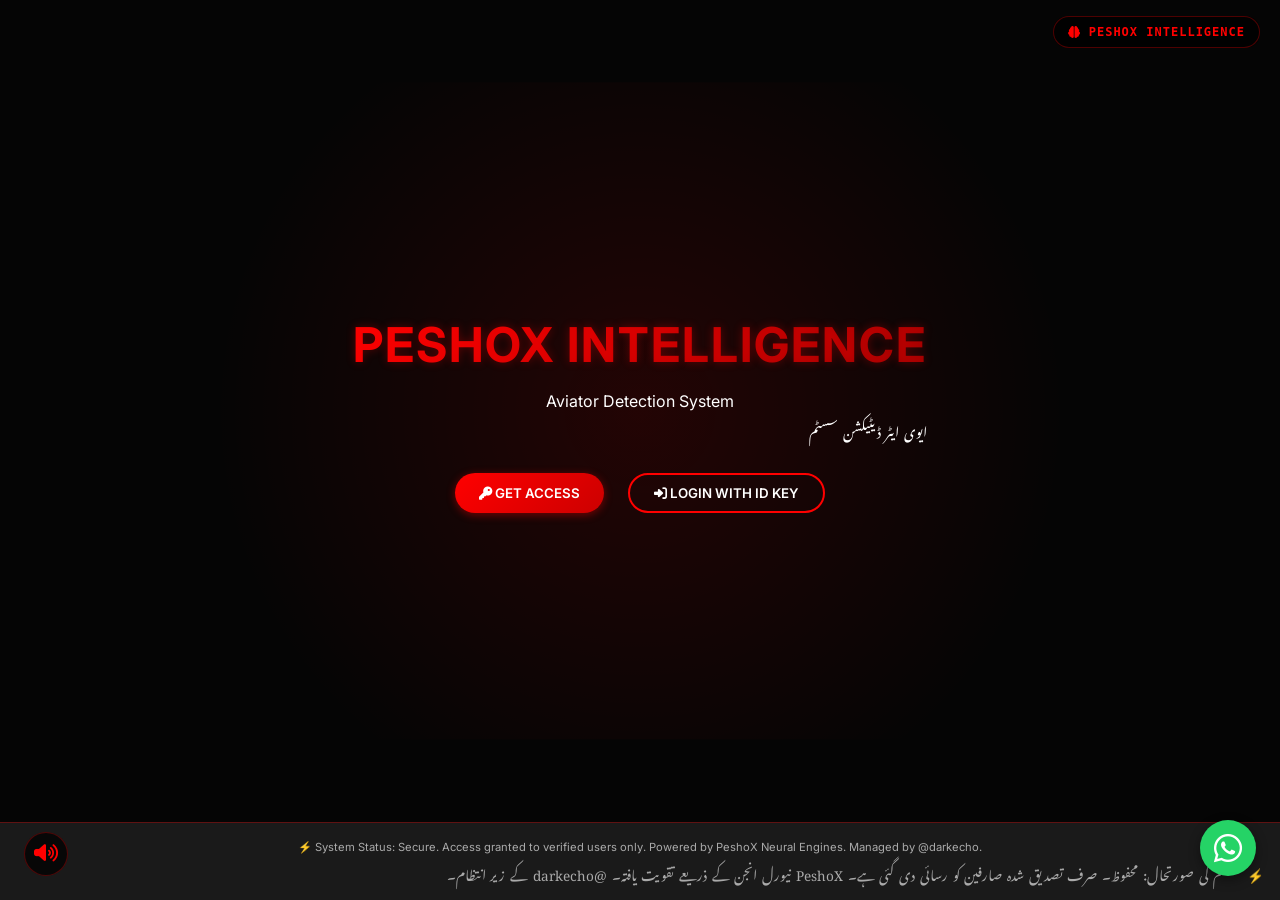
<file: index.html>
<!DOCTYPE html>
<html lang="en">
<head>
    <meta charset="UTF-8">
    <meta name="viewport" content="width=device-width, initial-scale=1.0, user-scalable=yes">
    <title>PeshoX Intelligence | Entry Portal</title>
    <!-- Global assets (absolute paths) -->
    <link rel="stylesheet" href="/assets/css/global.css">
    <link rel="stylesheet" href="https://cdnjs.cloudflare.com/ajax/libs/font-awesome/6.5.1/css/all.min.css">
    <!-- Page-specific CSS -->
    <link rel="stylesheet" href="/index.css">
    <!-- Global JS -->
    <script src="/assets/js/global.js" defer></script>
    <!-- Page-specific JS -->
    <script src="/index.js" defer></script>
</head>
<body>
    <div class="main-content landing-container">
        <div class="hero-glow"></div>
        <div class="hero-content">
            <h1 class="main-title">PESHOX INTELLIGENCE</h1>
            <div class="bilingual">
                <span class="english-text">Aviator Detection System</span>
                <span class="urdu-text">ایوی ایٹر ڈیٹیکشن سسٹم</span>
            </div>
            <div class="button-group">
                <button id="getAccessBtn" class="btn-primary">
                    <i class="fas fa-key"></i> GET ACCESS
                </button>
                <button id="loginBtn" class="btn-secondary">
                    <i class="fas fa-sign-in-alt"></i> LOGIN WITH ID KEY
                </button>
            </div>
        </div>
    </div>

    <!-- Hidden Audio Element (loops, preloaded) -->
    <audio id="bgMusic" loop preload="auto">
        <source src="/assets/sounds/Aviator - Music(MP3_160K).mp3" type="audio/mpeg">
    </audio>
</body>
</html>
</file>
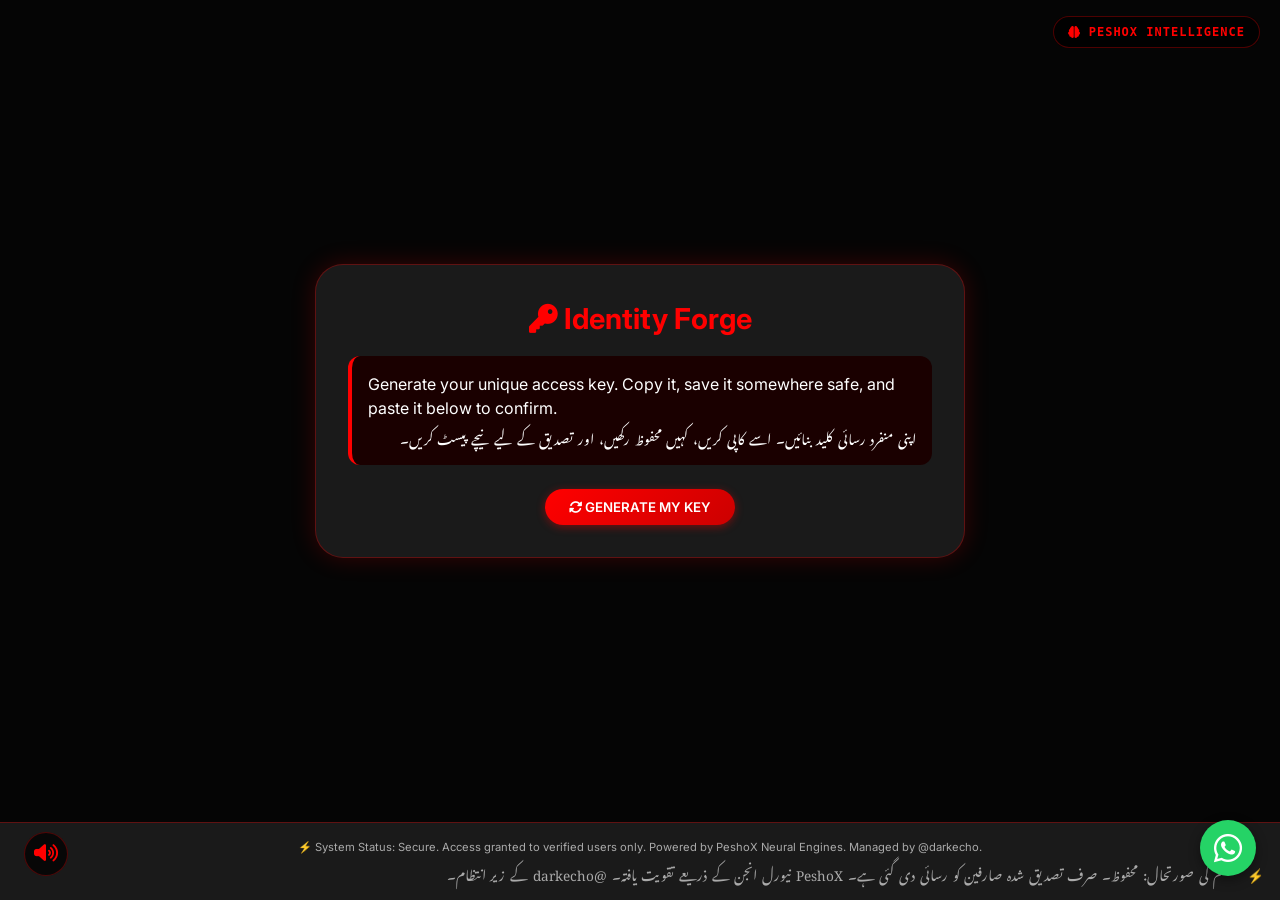
<file: auth/signup.html>
<!DOCTYPE html>
<html lang="en">
<head>
    <meta charset="UTF-8">
    <meta name="viewport" content="width=device-width, initial-scale=1.0, user-scalable=yes">
    <title>PeshoX Intelligence | Identity Forge</title>
    <!-- Global assets -->
    <link rel="stylesheet" href="/assets/css/global.css">
    <link rel="stylesheet" href="https://cdnjs.cloudflare.com/ajax/libs/font-awesome/6.5.1/css/all.min.css">
    <!-- Page-specific CSS -->
    <link rel="stylesheet" href="/auth/signup.css">
    <!-- Global JS -->
    <script src="/assets/js/global.js" defer></script>
    <!-- Page-specific JS -->
    <script src="/auth/signup.js" defer></script>
</head>
<body>
    <div class="main-content signup-container">
        <div class="signup-card">
            <h1><i class="fas fa-key"></i> Identity Forge</h1>

            <!-- Bilingual Instructions -->
            <div class="instructions-box">
                <div class="bilingual">
                    <span class="english-text">Generate your unique access key. Copy it, save it somewhere safe, and paste it below to confirm.</span>
                    <span class="urdu-text">اپنی منفرد رسائی کلید بنائیں۔ اسے کاپی کریں، کہیں محفوظ رکھیں، اور تصدیق کے لیے نیچے پیسٹ کریں۔</span>
                </div>
            </div>

            <!-- Generate Key Button -->
            <button id="generateKeyBtn" class="btn-primary">
                <i class="fas fa-sync-alt"></i> GENERATE MY KEY
            </button>

            <!-- Key Display Area (hidden initially) -->
            <div id="keyDisplayArea" class="key-display-area" style="display: none;">
                <div class="key-box">
                    <code id="generatedKey" class="key-text"></code>
                    <button id="copyKeyBtn" class="btn-small">
                        <i class="fas fa-copy"></i> COPY
                    </button>
                </div>
                <div class="paste-section">
                    <div class="bilingual">
                        <span class="english-text">Confirm your key by pasting it below:</span>
                        <span class="urdu-text">نیچے پیسٹ کر کے اپنی کلید کی تصدیق کریں:</span>
                    </div>
                    <input type="text" id="pasteKeyInput" placeholder="Paste the generated key here..." maxlength="99" autocomplete="off">
                </div>
                <button id="signupSubmitBtn" class="btn-primary" disabled>
                    <i class="fas fa-user-plus"></i> SIGNUP
                </button>
            </div>
        </div>
    </div>
</body>
</html>
</file>
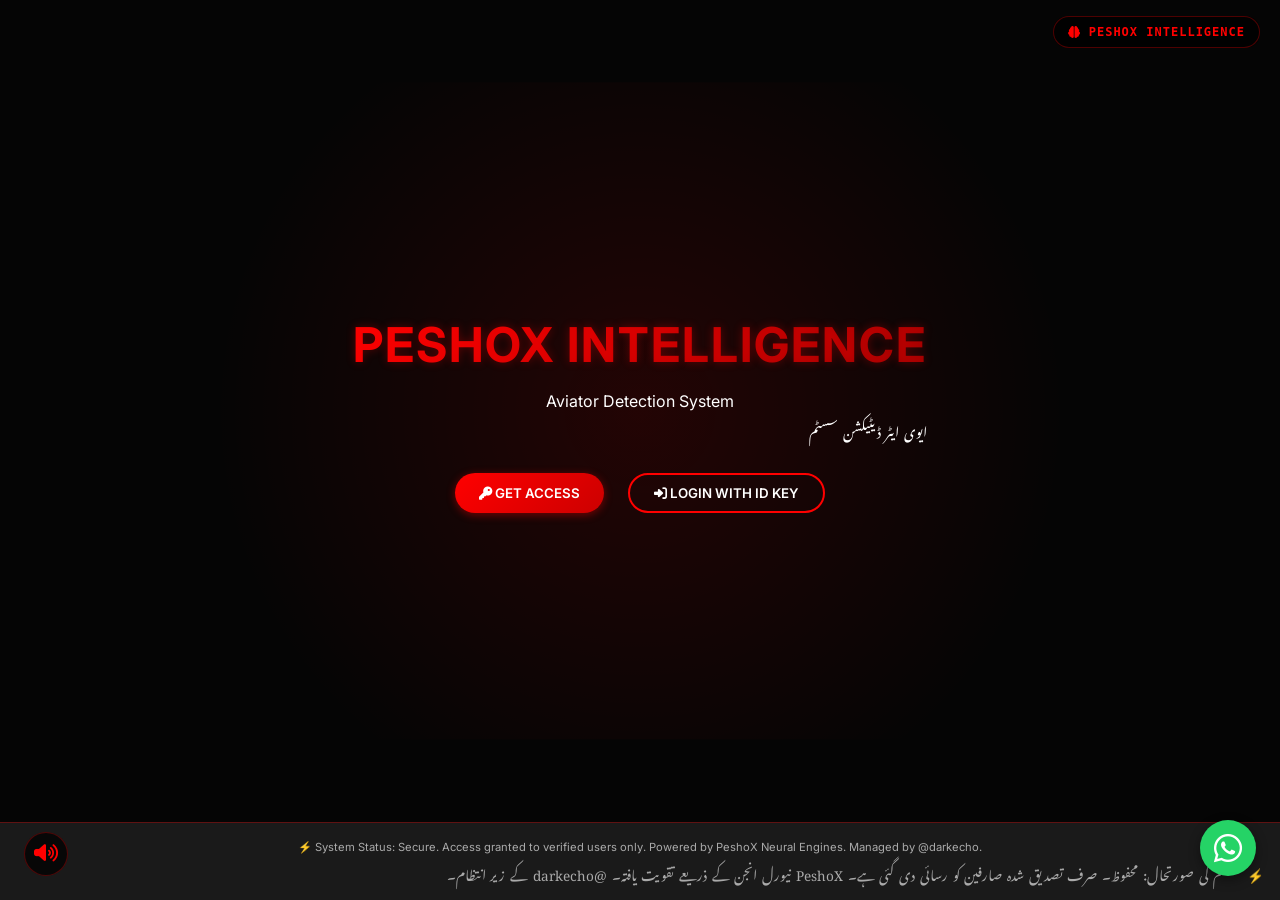
<file: engine/dashboard.html>
<!DOCTYPE html>
<html lang="en">
<head>
    <meta charset="UTF-8">
    <meta name="viewport" content="width=device-width, initial-scale=1.0, user-scalable=yes, viewport-fit=cover">
    <title>PeshoX Intelligence | Radar Hub</title>
    <!-- Global assets -->
    <link rel="stylesheet" href="/assets/css/global.css">
    <link rel="stylesheet" href="https://cdnjs.cloudflare.com/ajax/libs/font-awesome/6.5.1/css/all.min.css">
    <!-- Page-specific CSS -->
    <link rel="stylesheet" href="/engine/dashboard.css">
    <!-- Global JS -->
    <script src="/assets/js/global.js" defer></script>
    <!-- Page-specific JS -->
    <script src="/engine/dashboard.js" defer></script>
</head>
<body>
    <div class="dashboard-container">
        <!-- Top Navigation Bar -->
        <nav class="top-nav">
            <div class="logo-area">
                <i class="fas fa-tower-broadcast"></i>
                <span id="platformName" class="platform-name">Initializing...</span>
                <span class="live-indicator">LIVE</span>
            </div>
            <div class="user-area">
                <span id="userNameDisplay" class="user-name">Pilot</span>
                <span id="subscriptionBadge" class="badge free">FREE</span>
                <button id="walletBtn" class="icon-btn" title="Wallet">
                    <i class="fas fa-wallet"></i>
                </button>
                <button id="vipPlansBtn" class="icon-btn" title="VIP Plans">
                    <i class="fas fa-crown"></i>
                </button>
                <button id="profileBtn" class="icon-btn" title="Profile">
                    <i class="fas fa-user-gear"></i>
                </button>
                <button id="logoutBtn" class="icon-btn" title="Logout">
                    <i class="fas fa-sign-out-alt"></i>
                </button>
            </div>
        </nav>

        <!-- Main Radar & Control Area -->
        <div class="main-dashboard">
            <!-- Left: Radar Canvas -->
            <div class="radar-column">
                <div class="radar-card">
                    <h3><i class="fas fa-crosshairs"></i> Active Radar Scan</h3>
                    <div class="radar-container">
                        <canvas id="radarCanvas" width="600" height="600"></canvas>
                        <!-- Floating Data Elements -->
                        <div class="floating-data altitude">
                            <i class="fas fa-arrow-up"></i> <span id="altitudeValue">12,500</span> m
                        </div>
                        <div class="floating-data signal">
                            <i class="fas fa-signal"></i> <span id="signalValue">98</span>%
                        </div>
                        <div class="floating-data latency">
                            <i class="fas fa-microchip"></i> <span id="latencyValue">24</span> ms
                        </div>
                    </div>
                </div>
            </div>

            <!-- Right: Prediction Controls + Invite & Earn -->
            <div class="controls-column">
                <div class="multiplier-card">
                    <div class="multiplier-display" id="multiplierDisplay">0.00x</div>
                    <button id="predictBtn" class="predict-btn disabled">
                        <i class="fas fa-bolt"></i> GET PREDICTION
                        <span class="urdu-text">پیشین گوئی حاصل کریں</span>
                    </button>
                    <div class="status-text bilingual" id="predictStatus">
                        <span class="english-text">Ready to Scan...</span>
                        <span class="urdu-text">اسکین کے لیے تیار...</span>
                    </div>
                    <!-- Invite & Earn Button -->
                    <button id="inviteEarnBtn" class="invite-btn">
                        <i class="fas fa-users"></i> INVITE & EARN
                    </button>
                </div>
            </div>
        </div>

        <!-- System Terminal (Log Stream) -->
        <div class="terminal-stream">
            <div class="terminal-header">
                <i class="fas fa-terminal"></i> SYSTEM TERMINAL
                <span class="terminal-blink">_</span>
            </div>
            <div class="terminal-container" id="terminalContainer">
                <!-- Logs will be inserted dynamically -->
                <div class="terminal-line">> PeshoX Intelligence v2.0 initializing...</div>
                <div class="terminal-line">> Neural link established.</div>
                <div class="terminal-line">> Waiting for radar handshake...</div>
            </div>
        </div>
    </div>

    <!-- Centered confirmation modal for logout -->
    <div id="logoutModal" class="modal-overlay" style="display: none;">
        <div class="modal-container">
            <h3><i class="fas fa-exclamation-triangle"></i> Confirm Logout</h3>
            <div class="bilingual">
                <span class="english-text">Are you sure you want to logout? All your local data will be erased.</span>
                <span class="urdu-text">کیا آپ واقعی لاگ آؤٹ کرنا چاہتے ہیں؟ آپ کا تمام مقامی ڈیٹا مٹ جائے گا۔</span>
            </div>
            <div class="modal-buttons">
                <button id="logoutCancelBtn" class="btn-secondary">Cancel</button>
                <button id="logoutConfirmBtn" class="btn-danger">Logout & Erase Data</button>
            </div>
        </div>
    </div>
</body>
</html>
</file>
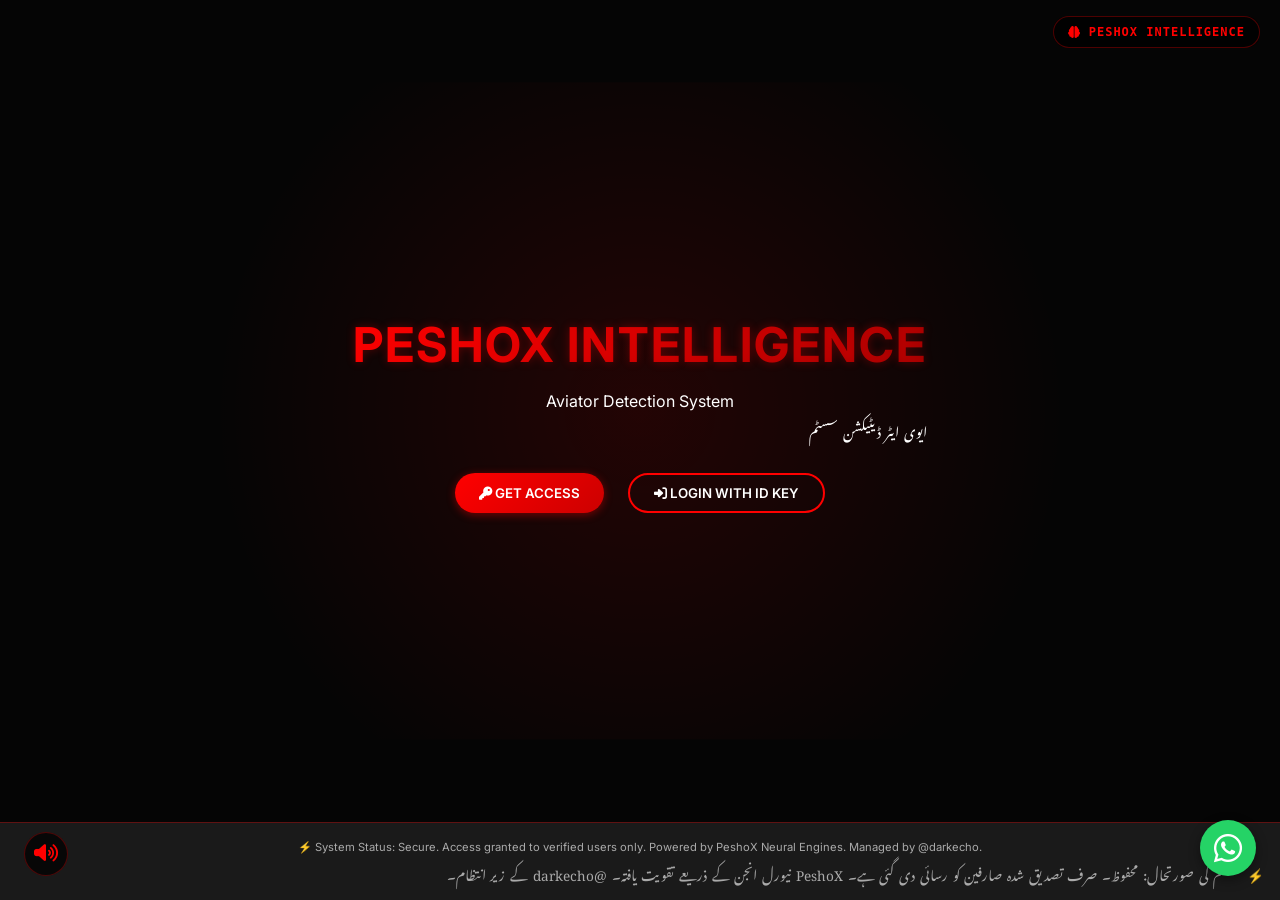
<file: engine/loading.html>
<!DOCTYPE html>
<html lang="en">
<head>
    <meta charset="UTF-8">
    <meta name="viewport" content="width=device-width, initial-scale=1.0, user-scalable=yes">
    <title>PeshoX Intelligence | Neural Boot</title>
    <!-- Global assets -->
    <link rel="stylesheet" href="/assets/css/global.css">
    <link rel="stylesheet" href="https://cdnjs.cloudflare.com/ajax/libs/font-awesome/6.5.1/css/all.min.css">
    <!-- Page-specific CSS -->
    <link rel="stylesheet" href="/engine/loading.css">
    <!-- Global JS -->
    <script src="/assets/js/global.js" defer></script>
    <!-- Page-specific JS -->
    <script src="/engine/loading.js" defer></script>
</head>
<body>
    <div class="main-content loading-container">
        <div class="loading-wrapper">
            <!-- SVG Circular Progress Ring -->
            <div class="ring-container">
                <svg class="progress-ring" width="200" height="200" viewBox="0 0 200 200">
                    <circle class="progress-ring-bg" cx="100" cy="100" r="88" stroke-width="6" fill="none" />
                    <circle class="progress-ring-fill" cx="100" cy="100" r="88" stroke-width="6" fill="none" stroke-dasharray="553.0" stroke-dashoffset="553.0" />
                </svg>
                <div class="ring-icon">
                    <i class="fas fa-satellite-dish"></i>
                </div>
            </div>

            <!-- Bilingual Status Area -->
            <div class="status-area">
                <div id="statusEng" class="status-eng">Initializing Neural Link...</div>
                <div id="statusUrdu" class="status-urdu">نیورل لنک شروع ہو رہا ہے...</div>
            </div>
        </div>
    </div>

    <!-- Optional audio element (background music is handled by global audio controller) -->
</body>
</html>
</file>
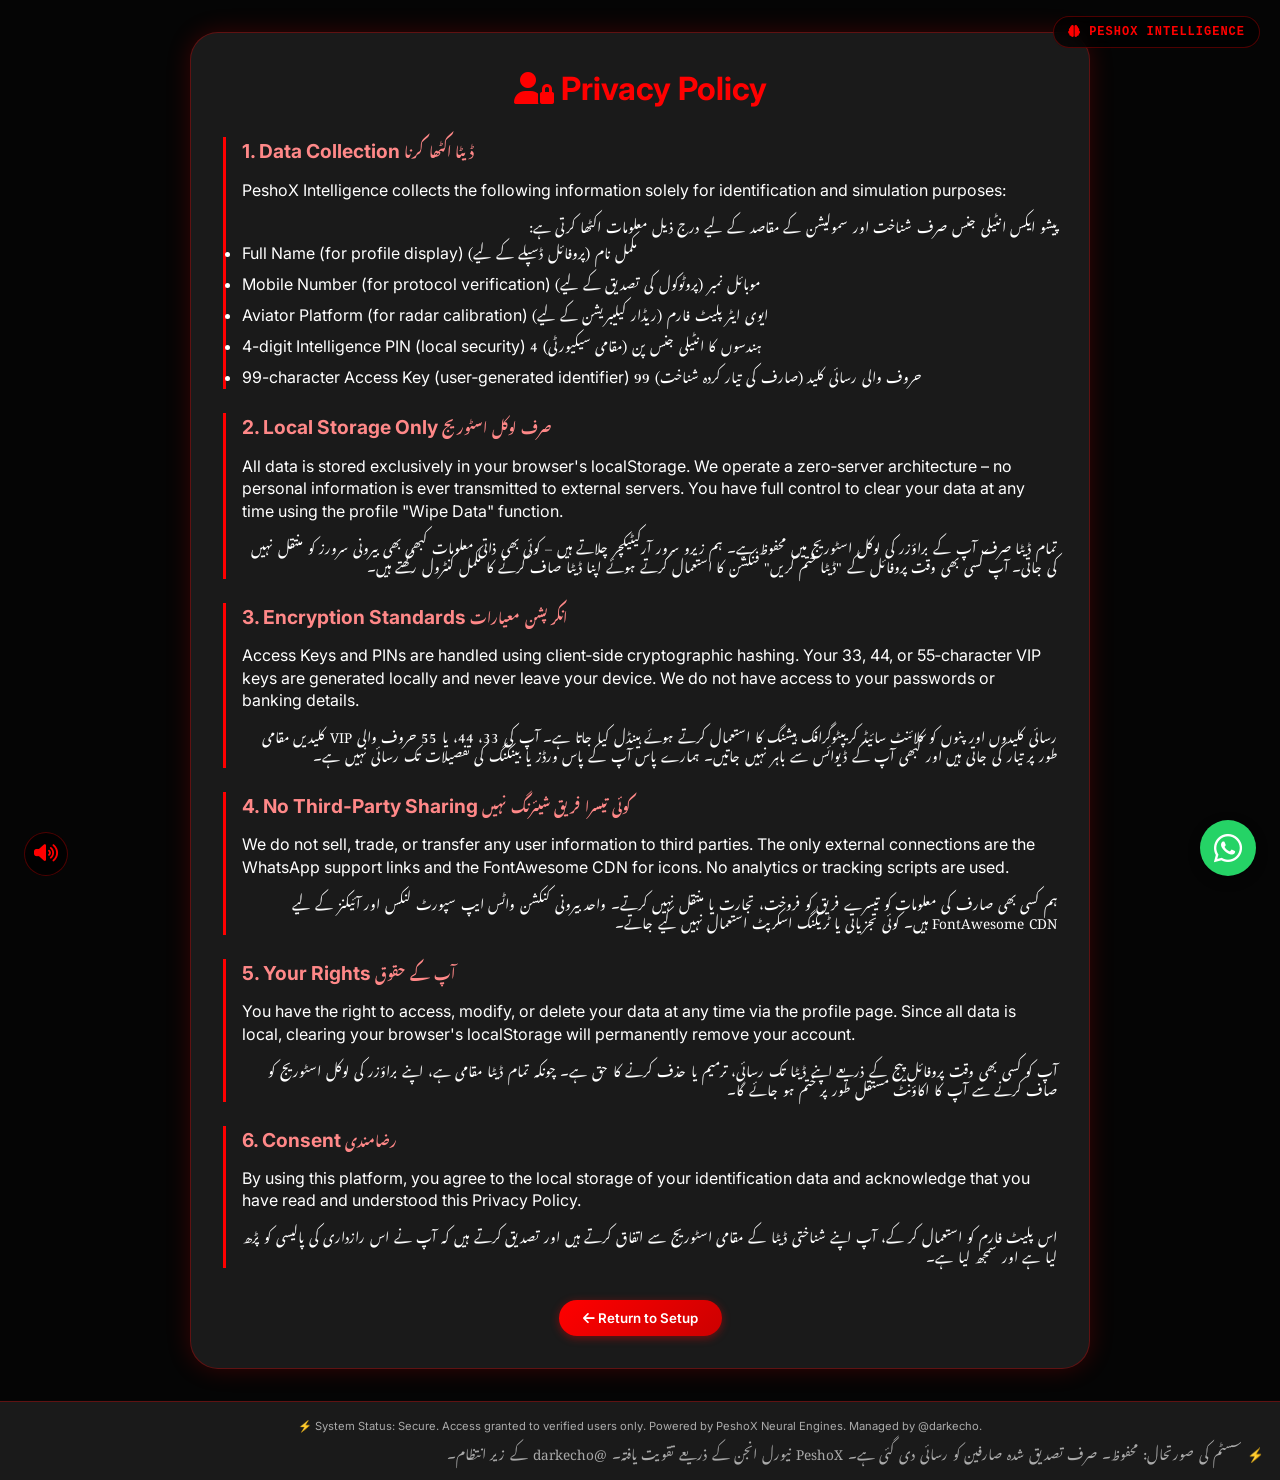
<file: legal/privacy.html>
<!DOCTYPE html>
<html lang="en">
<head>
    <meta charset="UTF-8">
    <meta name="viewport" content="width=device-width, initial-scale=1.0, user-scalable=yes">
    <title>PeshoX Intelligence | Privacy Policy</title>
    <!-- Global assets -->
    <link rel="stylesheet" href="/assets/css/global.css">
    <link rel="stylesheet" href="https://cdnjs.cloudflare.com/ajax/libs/font-awesome/6.5.1/css/all.min.css">
    <!-- Page-specific CSS -->
    <link rel="stylesheet" href="/legal/legal.css">
    <!-- Global JS -->
    <script src="/assets/js/global.js" defer></script>
</head>
<body>
    <div class="main-content legal-container">
        <div class="legal-card">
            <h1><i class="fas fa-user-lock"></i> Privacy Policy</h1>
            <div class="legal-content">
                <!-- Section 1: Data Collection -->
                <section>
                    <h2>1. Data Collection <span class="urdu-text">ڈیٹا اکٹھا کرنا</span></h2>
                    <div class="bilingual">
                        <p class="english-text">PeshoX Intelligence collects the following information solely for identification and simulation purposes:</p>
                        <p class="urdu-text">پیشو ایکس انٹیلی جنس صرف شناخت اور سمولیشن کے مقاصد کے لیے درج ذیل معلومات اکٹھا کرتی ہے:</p>
                    </div>
                    <ul class="bilingual">
                        <li><span class="english-text">Full Name (for profile display)</span> <span class="urdu-text">مکمل نام (پروفائل ڈسپلے کے لیے)</span></li>
                        <li><span class="english-text">Mobile Number (for protocol verification)</span> <span class="urdu-text">موبائل نمبر (پروٹوکول کی تصدیق کے لیے)</span></li>
                        <li><span class="english-text">Aviator Platform (for radar calibration)</span> <span class="urdu-text">ایوی ایٹر پلیٹ فارم (ریڈار کیلیبریشن کے لیے)</span></li>
                        <li><span class="english-text">4-digit Intelligence PIN (local security)</span> <span class="urdu-text">4 ہندسوں کا انٹیلی جنس پن (مقامی سیکیورٹی)</span></li>
                        <li><span class="english-text">99-character Access Key (user‑generated identifier)</span> <span class="urdu-text">99 حروف والی رسائی کلید (صارف کی تیار کردہ شناخت)</span></li>
                    </ul>
                </section>

                <!-- Section 2: Local Storage Only -->
                <section>
                    <h2>2. Local Storage Only <span class="urdu-text">صرف لوکل اسٹوریج</span></h2>
                    <div class="bilingual">
                        <p class="english-text">All data is stored exclusively in your browser's localStorage. We operate a zero‑server architecture – no personal information is ever transmitted to external servers. You have full control to clear your data at any time using the profile "Wipe Data" function.</p>
                        <p class="urdu-text">تمام ڈیٹا صرف آپ کے براؤزر کی لوکل اسٹوریج میں محفوظ ہے۔ ہم زیرو سرور آرکیٹیکچر چلاتے ہیں – کوئی بھی ذاتی معلومات کبھی بھی بیرونی سرورز کو منتقل نہیں کی جاتی۔ آپ کسی بھی وقت پروفائل کے "ڈیٹا ختم کریں" فنکشن کا استعمال کرتے ہوئے اپنا ڈیٹا صاف کرنے کا مکمل کنٹرول رکھتے ہیں۔</p>
                    </div>
                </section>

                <!-- Section 3: Encryption Standards -->
                <section>
                    <h2>3. Encryption Standards <span class="urdu-text">انکرپشن معیارات</span></h2>
                    <div class="bilingual">
                        <p class="english-text">Access Keys and PINs are handled using client‑side cryptographic hashing. Your 33, 44, or 55‑character VIP keys are generated locally and never leave your device. We do not have access to your passwords or banking details.</p>
                        <p class="urdu-text">رسائی کلیدوں اور پنوں کو کلائنٹ سائیڈ کریپٹوگرافک ہیشنگ کا استعمال کرتے ہوئے ہینڈل کیا جاتا ہے۔ آپ کی 33، 44، یا 55 حروف والی VIP کلیدیں مقامی طور پر تیار کی جاتی ہیں اور کبھی آپ کے ڈیوائس سے باہر نہیں جاتیں۔ ہمارے پاس آپ کے پاس ورڈز یا بینکنگ کی تفصیلات تک رسائی نہیں ہے۔</p>
                    </div>
                </section>

                <!-- Section 4: No Third‑Party Sharing -->
                <section>
                    <h2>4. No Third‑Party Sharing <span class="urdu-text">کوئی تیسرا فریق شیئرنگ نہیں</span></h2>
                    <div class="bilingual">
                        <p class="english-text">We do not sell, trade, or transfer any user information to third parties. The only external connections are the WhatsApp support links and the FontAwesome CDN for icons. No analytics or tracking scripts are used.</p>
                        <p class="urdu-text">ہم کسی بھی صارف کی معلومات کو تیسرے فریق کو فروخت، تجارت یا منتقل نہیں کرتے۔ واحد بیرونی کنکشن واٹس ایپ سپورٹ لنکس اور آئیکنز کے لیے FontAwesome CDN ہیں۔ کوئی تجزیاتی یا ٹریکنگ اسکرپٹ استعمال نہیں کیے جاتے۔</p>
                    </div>
                </section>

                <!-- Section 5: Your Rights -->
                <section>
                    <h2>5. Your Rights <span class="urdu-text">آپ کے حقوق</span></h2>
                    <div class="bilingual">
                        <p class="english-text">You have the right to access, modify, or delete your data at any time via the profile page. Since all data is local, clearing your browser's localStorage will permanently remove your account.</p>
                        <p class="urdu-text">آپ کو کسی بھی وقت پروفائل پیج کے ذریعے اپنے ڈیٹا تک رسائی، ترمیم یا حذف کرنے کا حق ہے۔ چونکہ تمام ڈیٹا مقامی ہے، اپنے براؤزر کی لوکل اسٹوریج کو صاف کرنے سے آپ کا اکاؤنٹ مستقل طور پر ختم ہو جائے گا۔</p>
                    </div>
                </section>

                <!-- Section 6: Consent -->
                <section>
                    <h2>6. Consent <span class="urdu-text">رضامندی</span></h2>
                    <div class="bilingual">
                        <p class="english-text">By using this platform, you agree to the local storage of your identification data and acknowledge that you have read and understood this Privacy Policy.</p>
                        <p class="urdu-text">اس پلیٹ فارم کو استعمال کر کے، آپ اپنے شناختی ڈیٹا کے مقامی اسٹوریج سے اتفاق کرتے ہیں اور تصدیق کرتے ہیں کہ آپ نے اس رازداری کی پالیسی کو پڑھ لیا ہے اور سمجھ لیا ہے۔</p>
                    </div>
                </section>
            </div>
            <div class="legal-footer">
                <button id="backToSetupBtn" class="btn-primary"><i class="fas fa-arrow-left"></i> Return to Setup</button>
            </div>
        </div>
    </div>
    <script>
        document.getElementById('backToSetupBtn').addEventListener('click', () => {
            window.location.href = '/setup/profile-setup.html';
        });
    </script>
</body>
</html>
</file>
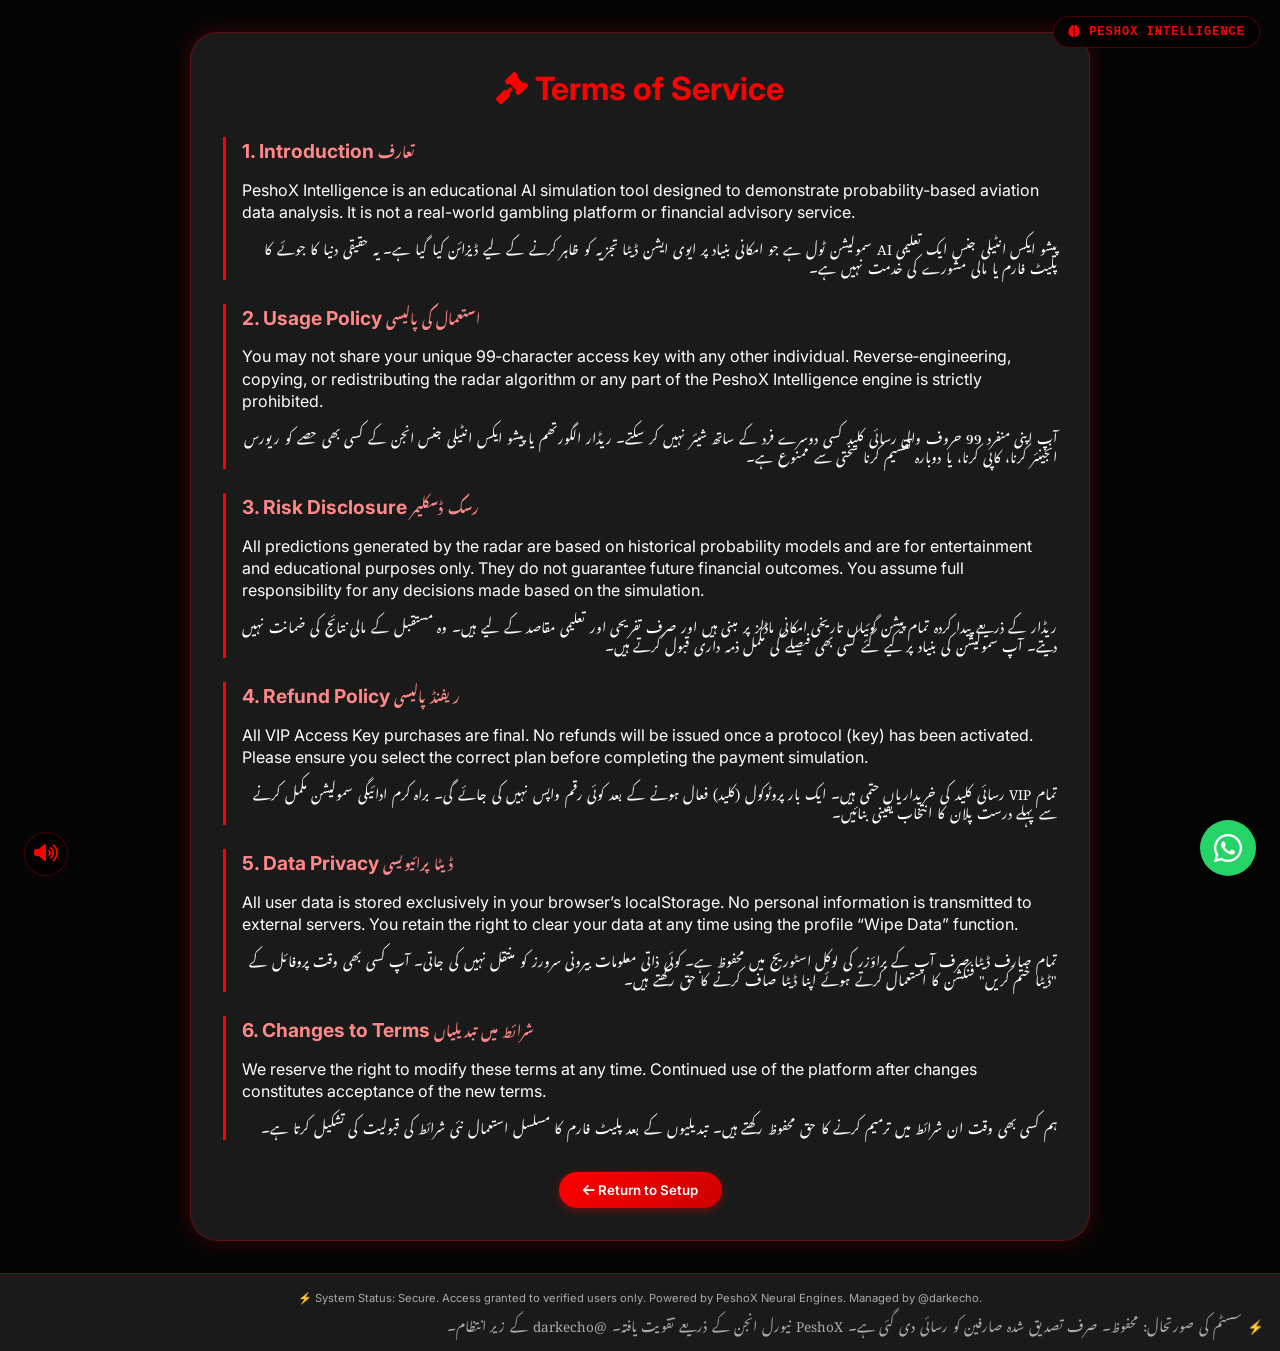
<file: legal/terms.html>
<!DOCTYPE html>
<html lang="en">
<head>
    <meta charset="UTF-8">
    <meta name="viewport" content="width=device-width, initial-scale=1.0, user-scalable=yes">
    <title>PeshoX Intelligence | Terms of Service</title>
    <!-- Global assets -->
    <link rel="stylesheet" href="/assets/css/global.css">
    <link rel="stylesheet" href="https://cdnjs.cloudflare.com/ajax/libs/font-awesome/6.5.1/css/all.min.css">
    <!-- Page-specific CSS -->
    <link rel="stylesheet" href="/legal/legal.css">
    <!-- Global JS -->
    <script src="/assets/js/global.js" defer></script>
</head>
<body>
    <div class="main-content legal-container">
        <div class="legal-card">
            <h1><i class="fas fa-gavel"></i> Terms of Service</h1>
            <div class="legal-content">
                <!-- Section 1: Introduction -->
                <section>
                    <h2>1. Introduction <span class="urdu-text">تعارف</span></h2>
                    <div class="bilingual">
                        <p class="english-text">PeshoX Intelligence is an educational AI simulation tool designed to demonstrate probability-based aviation data analysis. It is not a real-world gambling platform or financial advisory service.</p>
                        <p class="urdu-text">پیشو ایکس انٹیلی جنس ایک تعلیمی AI سمولیشن ٹول ہے جو امکانی بنیاد پر ایوی ایشن ڈیٹا تجزیہ کو ظاہر کرنے کے لیے ڈیزائن کیا گیا ہے۔ یہ حقیقی دنیا کا جوئے کا پلیٹ فارم یا مالی مشورے کی خدمت نہیں ہے۔</p>
                    </div>
                </section>

                <!-- Section 2: Usage Policy -->
                <section>
                    <h2>2. Usage Policy <span class="urdu-text">استعمال کی پالیسی</span></h2>
                    <div class="bilingual">
                        <p class="english-text">You may not share your unique 99‑character access key with any other individual. Reverse‑engineering, copying, or redistributing the radar algorithm or any part of the PeshoX Intelligence engine is strictly prohibited.</p>
                        <p class="urdu-text">آپ اپنی منفرد 99 حروف والی رسائی کلید کسی دوسرے فرد کے ساتھ شیئر نہیں کر سکتے۔ ریڈار الگورتھم یا پیشو ایکس انٹیلی جنس انجن کے کسی بھی حصے کو ریورس انجینئر کرنا، کاپی کرنا، یا دوبارہ تقسیم کرنا سختی سے ممنوع ہے۔</p>
                    </div>
                </section>

                <!-- Section 3: Risk Disclosure -->
                <section>
                    <h2>3. Risk Disclosure <span class="urdu-text">رسک ڈسکلیمر</span></h2>
                    <div class="bilingual">
                        <p class="english-text">All predictions generated by the radar are based on historical probability models and are for entertainment and educational purposes only. They do not guarantee future financial outcomes. You assume full responsibility for any decisions made based on the simulation.</p>
                        <p class="urdu-text">ریڈار کے ذریعے پیدا کردہ تمام پیشن گوئیاں تاریخی امکانی ماڈلز پر مبنی ہیں اور صرف تفریحی اور تعلیمی مقاصد کے لیے ہیں۔ وہ مستقبل کے مالی نتائج کی ضمانت نہیں دیتے۔ آپ سمولیشن کی بنیاد پر کیے گئے کسی بھی فیصلے کی مکمل ذمہ داری قبول کرتے ہیں۔</p>
                    </div>
                </section>

                <!-- Section 4: Refund Policy -->
                <section>
                    <h2>4. Refund Policy <span class="urdu-text">ریفنڈ پالیسی</span></h2>
                    <div class="bilingual">
                        <p class="english-text">All VIP Access Key purchases are final. No refunds will be issued once a protocol (key) has been activated. Please ensure you select the correct plan before completing the payment simulation.</p>
                        <p class="urdu-text">تمام VIP رسائی کلید کی خریداریاں حتمی ہیں۔ ایک بار پروٹوکول (کلید) فعال ہونے کے بعد کوئی رقم واپس نہیں کی جائے گی۔ براہ کرم ادائیگی سمولیشن مکمل کرنے سے پہلے درست پلان کا انتخاب یقینی بنائیں۔</p>
                    </div>
                </section>

                <!-- Section 5: Data Privacy -->
                <section>
                    <h2>5. Data Privacy <span class="urdu-text">ڈیٹا پرائیویسی</span></h2>
                    <div class="bilingual">
                        <p class="english-text">All user data is stored exclusively in your browser’s localStorage. No personal information is transmitted to external servers. You retain the right to clear your data at any time using the profile “Wipe Data” function.</p>
                        <p class="urdu-text">تمام صارف ڈیٹا صرف آپ کے براؤزر کی لوکل اسٹوریج میں محفوظ ہے۔ کوئی ذاتی معلومات بیرونی سرورز کو منتقل نہیں کی جاتی۔ آپ کسی بھی وقت پروفائل کے "ڈیٹا ختم کریں" فنکشن کا استعمال کرتے ہوئے اپنا ڈیٹا صاف کرنے کا حق رکھتے ہیں۔</p>
                    </div>
                </section>

                <!-- Section 6: Changes to Terms -->
                <section>
                    <h2>6. Changes to Terms <span class="urdu-text">شرائط میں تبدیلیاں</span></h2>
                    <div class="bilingual">
                        <p class="english-text">We reserve the right to modify these terms at any time. Continued use of the platform after changes constitutes acceptance of the new terms.</p>
                        <p class="urdu-text">ہم کسی بھی وقت ان شرائط میں ترمیم کرنے کا حق محفوظ رکھتے ہیں۔ تبدیلیوں کے بعد پلیٹ فارم کا مسلسل استعمال نئی شرائط کی قبولیت کی تشکیل کرتا ہے۔</p>
                    </div>
                </section>
            </div>
            <div class="legal-footer">
                <button id="backToSetupBtn" class="btn-primary"><i class="fas fa-arrow-left"></i> Return to Setup</button>
            </div>
        </div>
    </div>
    <script>
        document.getElementById('backToSetupBtn').addEventListener('click', () => {
            window.location.href = '/setup/profile-setup.html';
        });
    </script>
</body>
</html>
</file>
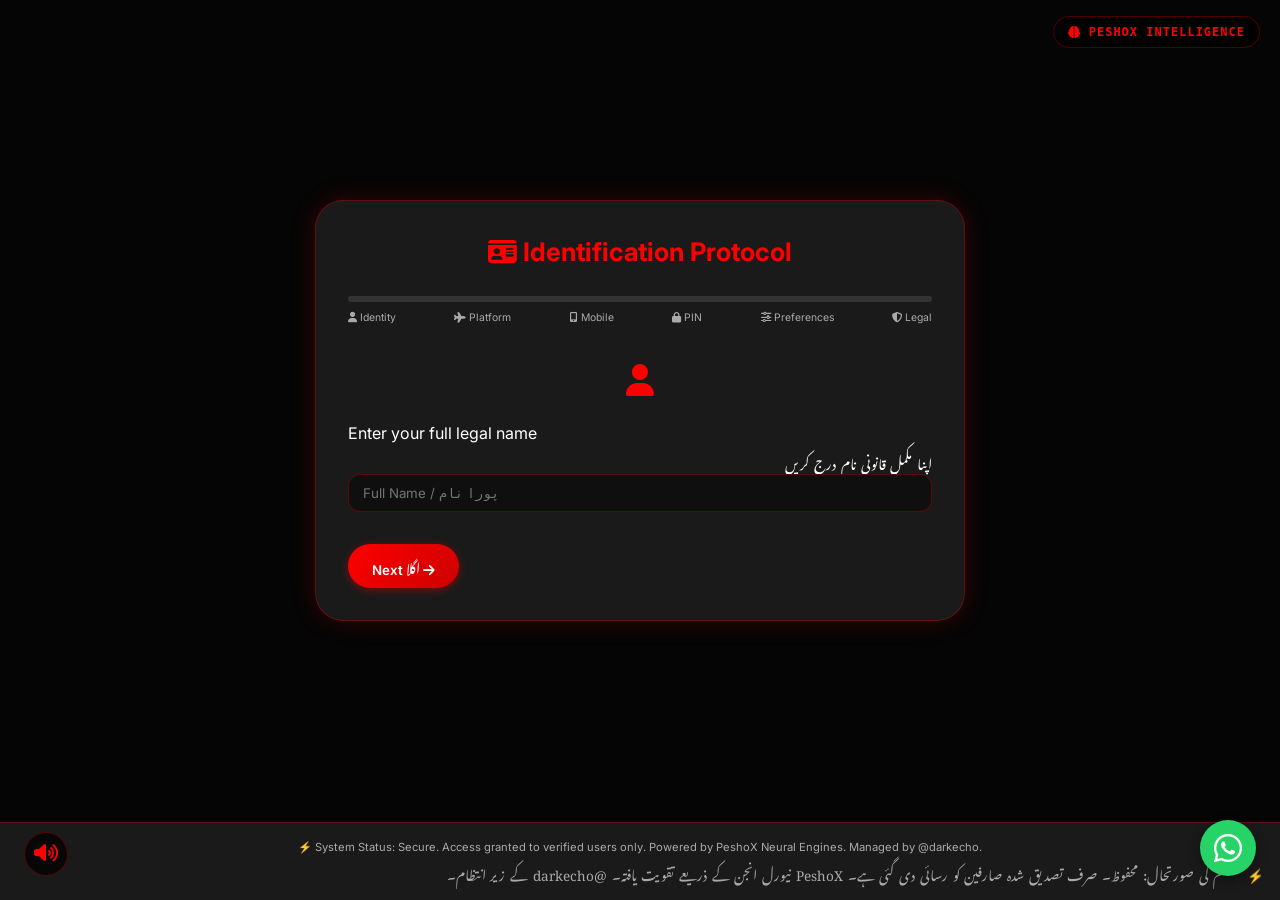
<file: setup/profile-setup.html>
<!DOCTYPE html>
<html lang="en">
<head>
    <meta charset="UTF-8">
    <meta name="viewport" content="width=device-width, initial-scale=1.0, user-scalable=yes">
    <title>PeshoX Intelligence | Identification Protocol</title>
    <!-- Global assets -->
    <link rel="stylesheet" href="/assets/css/global.css">
    <link rel="stylesheet" href="https://cdnjs.cloudflare.com/ajax/libs/font-awesome/6.5.1/css/all.min.css">
    <!-- Page-specific CSS -->
    <link rel="stylesheet" href="/setup/profile-setup.css">
    <!-- Global JS -->
    <script src="/assets/js/global.js" defer></script>
    <!-- Page-specific JS -->
    <script src="/setup/profile-setup.js" defer></script>
</head>
<body>
    <div class="main-content setup-container">
        <div class="setup-card">
            <h1><i class="fas fa-id-card"></i> Identification Protocol</h1>

            <!-- Progress Bar -->
            <div class="progress-wrapper">
                <div class="step-progress">
                    <div class="progress-fill" id="progressFill" style="width: 0%;"></div>
                </div>
                <div class="step-labels">
                    <span class="step-label" data-step="0"><i class="fas fa-user"></i> Identity</span>
                    <span class="step-label" data-step="1"><i class="fas fa-plane"></i> Platform</span>
                    <span class="step-label" data-step="2"><i class="fas fa-mobile-alt"></i> Mobile</span>
                    <span class="step-label" data-step="3"><i class="fas fa-lock"></i> PIN</span>
                    <span class="step-label" data-step="4"><i class="fas fa-sliders-h"></i> Preferences</span>
                    <span class="step-label" data-step="5"><i class="fas fa-shield-alt"></i> Legal</span>
                </div>
            </div>

            <!-- Step 1: Full Name -->
            <div class="step-container active" id="step0">
                <div class="step-icon"><i class="fas fa-user"></i></div>
                <div class="bilingual">
                    <span class="english-text">Enter your full legal name</span>
                    <span class="urdu-text">اپنا مکمل قانونی نام درج کریں</span>
                </div>
                <input type="text" id="fullName" placeholder="Full Name / پورا نام" autocomplete="off">
                <div class="step-buttons">
                    <button class="next-step btn-primary">Next <span class="urdu-text">اگلا</span> <i class="fas fa-arrow-right"></i></button>
                </div>
            </div>

            <!-- Step 2: Aviator Platform -->
            <div class="step-container" id="step1">
                <div class="step-icon"><i class="fas fa-plane"></i></div>
                <div class="bilingual">
                    <span class="english-text">Select your Aviator platform</span>
                    <span class="urdu-text">اپنا ایوی ایٹر پلیٹ فارم منتخب کریں</span>
                </div>
                <select id="platformSelect" class="platform-select">
                    <option value="1win">1win</option>
                    <option value="Pin-Up">Pin-Up</option>
                    <option value="Mostbet">Mostbet</option>
                    <option value="1xBet">1xBet</option>
                    <option value="Parimatch">Parimatch</option>
                    <option value="Bet365">Bet365</option>
                    <option value="Betway">Betway</option>
                    <option value="22Bet">22Bet</option>
                    <option value="888casino">888casino</option>
                    <option value="Stake">Stake</option>
                </select>
                <div class="step-buttons">
                    <button class="prev-step btn-secondary"><i class="fas fa-arrow-left"></i> <span class="urdu-text">پیچھے</span></button>
                    <button class="next-step btn-primary">Next <span class="urdu-text">اگلا</span> <i class="fas fa-arrow-right"></i></button>
                </div>
            </div>

            <!-- Step 3: Mobile Number -->
            <div class="step-container" id="step2">
                <div class="step-icon"><i class="fas fa-mobile-alt"></i></div>
                <div class="bilingual">
                    <span class="english-text">Mobile number (include country code)</span>
                    <span class="urdu-text">موبائل نمبر (کنٹری کوڈ کے ساتھ)</span>
                </div>
                <input type="tel" id="mobileNumber" placeholder="+923001234567" autocomplete="off">
                <small class="input-hint">Must start with +. Pakistan numbers (+92) exactly 13 characters.</small>
                <div class="step-buttons">
                    <button class="prev-step btn-secondary"><i class="fas fa-arrow-left"></i> <span class="urdu-text">پیچھے</span></button>
                    <button class="next-step btn-primary">Next <span class="urdu-text">اگلا</span> <i class="fas fa-arrow-right"></i></button>
                </div>
            </div>

            <!-- Step 4: Intelligence PIN (4 digits) -->
            <div class="step-container" id="step3">
                <div class="step-icon"><i class="fas fa-lock"></i></div>
                <div class="bilingual">
                    <span class="english-text">Set a 4-digit Intelligence PIN</span>
                    <span class="urdu-text">4 ہندسوں کا انٹیلی جنس پن سیٹ کریں</span>
                </div>
                <input type="password" id="intelligencePin" maxlength="4" pattern="\d*" inputmode="numeric" placeholder="••••" autocomplete="off">
                <div class="step-buttons">
                    <button class="prev-step btn-secondary"><i class="fas fa-arrow-left"></i> <span class="urdu-text">پیچھے</span></button>
                    <button class="next-step btn-primary">Next <span class="urdu-text">اگلا</span> <i class="fas fa-arrow-right"></i></button>
                </div>
            </div>

            <!-- Step 5: Preferences (Toggle switches) -->
            <div class="step-container" id="step4">
                <div class="step-icon"><i class="fas fa-sliders-h"></i></div>
                <div class="bilingual">
                    <span class="english-text">Configure your intelligence preferences</span>
                    <span class="urdu-text">اپنی انٹیلی جنس ترجیحات ترتیب دیں</span>
                </div>
                <div class="toggle-group">
                    <label class="toggle-label">
                        <span class="english-text">High Accuracy Mode</span>
                        <span class="urdu-text">اعلی درستگی موڈ</span>
                        <input type="checkbox" id="highAccuracyMode" class="toggle-input">
                        <span class="toggle-slider"></span>
                    </label>
                </div>
                <div class="toggle-group">
                    <label class="toggle-label">
                        <span class="english-text">Signal Notifications</span>
                        <span class="urdu-text">سگنل نوٹیفیکیشنز</span>
                        <input type="checkbox" id="signalNotifications" class="toggle-input">
                        <span class="toggle-slider"></span>
                    </label>
                </div>
                <div class="step-buttons">
                    <button class="prev-step btn-secondary"><i class="fas fa-arrow-left"></i> <span class="urdu-text">پیچھے</span></button>
                    <button class="next-step btn-primary">Next <span class="urdu-text">اگلا</span> <i class="fas fa-arrow-right"></i></button>
                </div>
            </div>

            <!-- Step 6: Legal & Final -->
            <div class="step-container" id="step5">
                <div class="step-icon"><i class="fas fa-shield-alt"></i></div>
                <div class="legal-box">
                    <div class="bilingual">
                        <span class="english-text">By proceeding, you confirm that you have read and agree to our legal terms.</span>
                        <span class="urdu-text">آگے بڑھنے سے، آپ تصدیق کرتے ہیں کہ آپ نے ہماری قانونی شرائط پڑھ لی ہیں اور ان سے متفق ہیں۔</span>
                    </div>
                </div>
                <div class="terms-links">
                    <i class="fas fa-file-alt"></i>
                    <a href="/legal/terms.html" target="_blank">Terms of Service</a> &nbsp;|&nbsp;
                    <a href="/legal/privacy.html" target="_blank">Privacy Policy</a>
                    <div class="bilingual">
                        <span class="english-text">Click here to read the full documents.</span>
                        <span class="urdu-text">مکمل دستاویزات پڑھنے کے لیے یہاں کلک کریں۔</span>
                    </div>
                </div>
                <div class="checkbox-group">
                    <input type="checkbox" id="agreeCheckbox">
                    <label for="agreeCheckbox">I confirm that I have read and agree to the Terms & Privacy Policy.</label>
                </div>
                <div class="step-buttons">
                    <button class="prev-step btn-secondary"><i class="fas fa-arrow-left"></i> <span class="urdu-text">پیچھے</span></button>
                    <button id="proceedBtn" class="btn-primary" disabled>FINALIZE IDENTIFICATION <i class="fas fa-check-circle"></i></button>
                </div>
            </div>
        </div>
    </div>
</body>
</html>
</file>
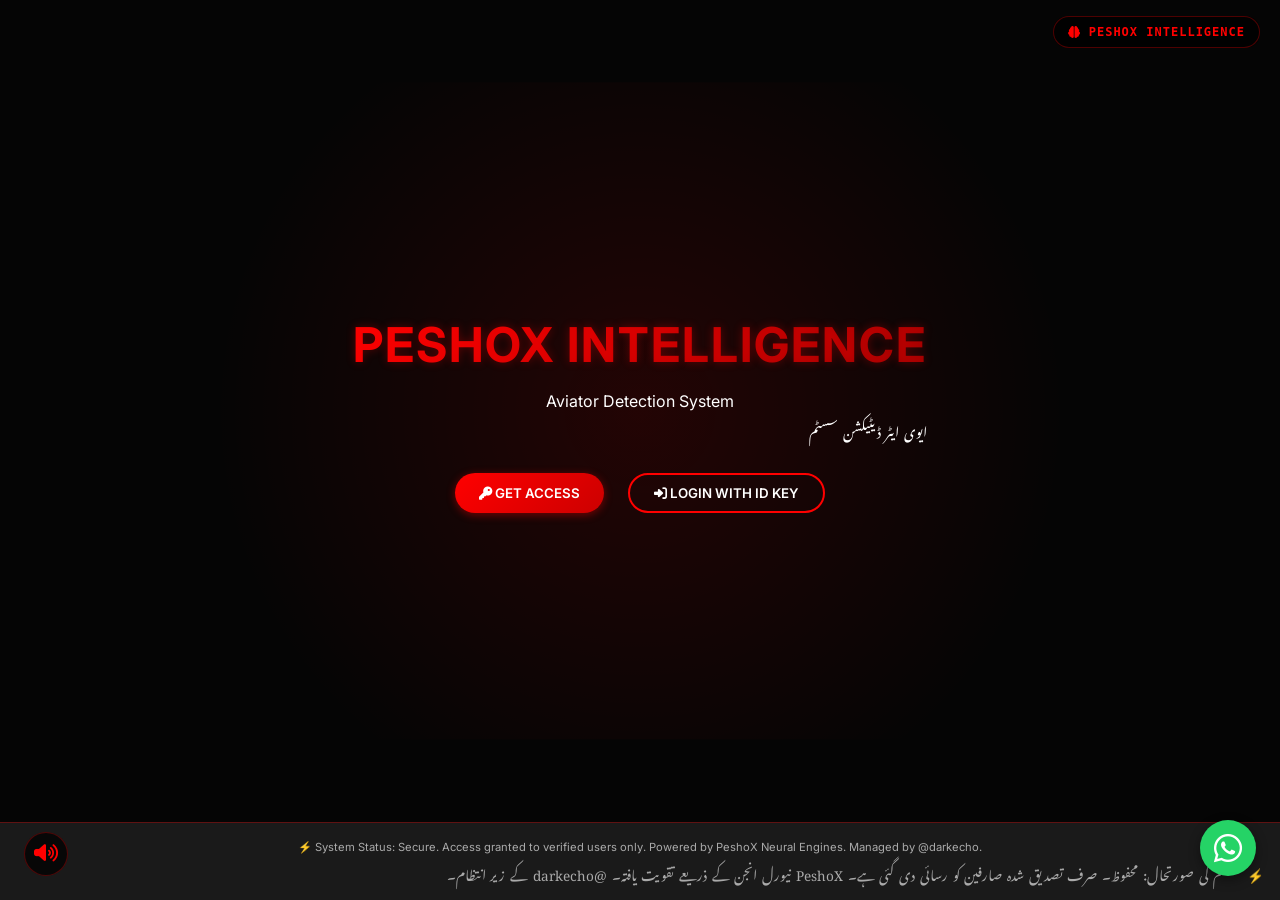
<file: user/invite-earn.html>
<!DOCTYPE html>
<html lang="en">
<head>
    <meta charset="UTF-8">
    <meta name="viewport" content="width=device-width, initial-scale=1.0, user-scalable=yes">
    <title>PeshoX Intelligence | Invite & Earn</title>
    <!-- Global assets -->
    <link rel="stylesheet" href="/assets/css/global.css">
    <link rel="stylesheet" href="https://cdnjs.cloudflare.com/ajax/libs/font-awesome/6.5.1/css/all.min.css">
    <!-- Page-specific CSS -->
    <link rel="stylesheet" href="/user/invite-earn.css">
    <!-- Global JS -->
    <script src="/assets/js/global.js" defer></script>
    <!-- Page-specific JS -->
    <script src="/user/invite-earn.js" defer></script>
</head>
<body>
    <div class="main-content invite-container">
        <!-- Navigation Header -->
        <div class="invite-header">
            <a href="/engine/dashboard.html" class="back-link">
                <i class="fas fa-arrow-left"></i> Back to Radar
            </a>
            <h1><i class="fas fa-chart-line"></i> Invite & Earn</h1>
        </div>

        <div class="invite-card">
            <!-- Progress Tracker -->
            <div class="progress-section">
                <div class="bilingual">
                    <span class="english-text">Verification Progress</span>
                    <span class="urdu-text">تصدیق کی پیشرفت</span>
                </div>
                <div class="progress-bar-container">
                    <div class="progress-fill" id="progressFill" style="width: 0%;"></div>
                </div>
                <div class="progress-counter" id="progressCounter">Shares: 0 / 5</div>
                <div class="bilingual note">
                    <span class="english-text">Invite 5 friends to unlock your 5,000 PKR Intelligence Bonus.</span>
                    <span class="urdu-text">اپنا 5,000 PKR بونس انلاک کرنے کے لیے 5 دوستوں کو مدعو کریں۔</span>
                </div>
            </div>

            <!-- Bonus Chest Icon -->
            <div class="chest-container" id="chestContainer">
                <i class="fas fa-box" id="chestIcon"></i>
                <span id="chestText" class="chest-text">Locked</span>
            </div>

            <!-- Share Actions -->
            <div class="share-actions">
                <button id="whatsappShareBtn" class="whatsapp-share">
                    <i class="fab fa-whatsapp"></i> SHARE ON WHATSAPP
                </button>
            </div>

            <!-- Cooldown Timer (hidden initially) -->
            <div id="cooldownArea" class="cooldown-area" style="display: none;">
                <div class="bilingual">
                    <span class="english-text">Next reward available in:</span>
                    <span class="urdu-text">اگلا انعام دستیاب ہوگا:</span>
                </div>
                <div id="cooldownTimer" class="cooldown-timer">00:00:00</div>
            </div>
        </div>
    </div>
</body>
</html>
</file>
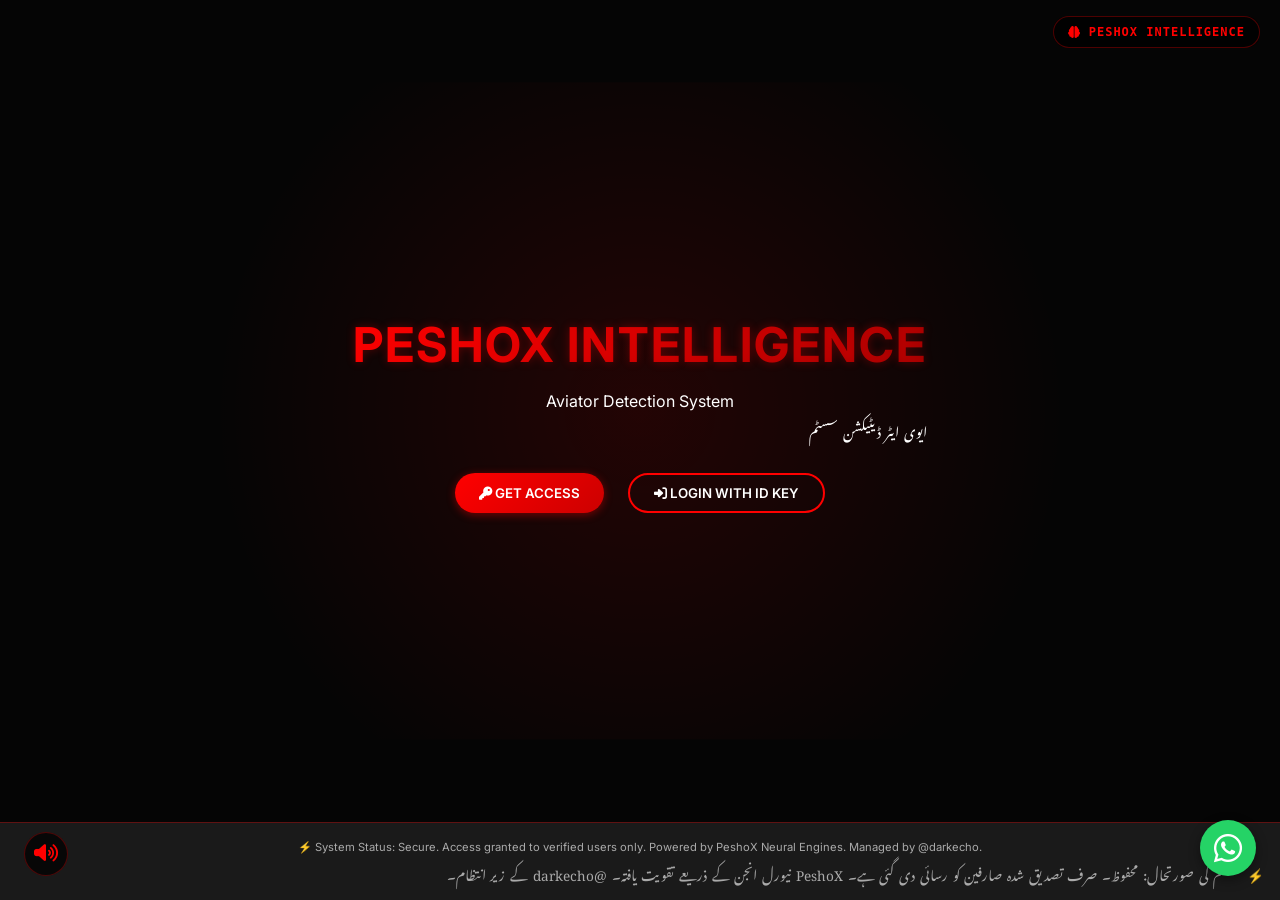
<file: user/profile.html>
<!DOCTYPE html>
<html lang="en">
<head>
    <meta charset="UTF-8">
    <meta name="viewport" content="width=device-width, initial-scale=1.0, user-scalable=yes">
    <title>PeshoX Intelligence | Profile Hub</title>
    <!-- Global assets -->
    <link rel="stylesheet" href="/assets/css/global.css">
    <link rel="stylesheet" href="https://cdnjs.cloudflare.com/ajax/libs/font-awesome/6.5.1/css/all.min.css">
    <!-- Page-specific CSS -->
    <link rel="stylesheet" href="/user/profile.css">
    <!-- Global JS -->
    <script src="/assets/js/global.js" defer></script>
    <!-- Page-specific JS -->
    <script src="/user/profile.js" defer></script>
</head>
<body>
    <div class="main-content profile-container">
        <!-- Profile Header with Avatar -->
        <div class="profile-header">
            <div class="avatar">
                <i class="fas fa-user-shield"></i>
            </div>
            <div class="profile-title">
                <div class="bilingual">
                    <span class="english-text">Intelligence Profile</span>
                    <span class="urdu-text">انٹیلی جنس پروفائل</span>
                </div>
            </div>
        </div>

        <!-- Identity Cards -->
        <div class="profile-card">
            <h2><i class="fas fa-id-card"></i> Personal Information</h2>
            <div class="info-row">
                <span class="label english-text">Full Name:</span>
                <span id="fullNameDisplay" class="value">Loading...</span>
                <span class="label urdu-text">مکمل نام:</span>
            </div>
            <div class="info-row">
                <span class="label english-text">Mobile Number:</span>
                <span id="mobileDisplay" class="value">Loading...</span>
                <span class="label urdu-text">موبائل نمبر:</span>
            </div>
            <div class="info-row">
                <span class="label english-text">Aviator Platform:</span>
                <span id="platformDisplay" class="value">Loading...</span>
                <span class="label urdu-text">ایوی ایٹر پلیٹ فارم:</span>
            </div>
        </div>

        <!-- Security Card -->
        <div class="profile-card">
            <h2><i class="fas fa-lock"></i> Security Credentials</h2>
            <div class="info-row pin-row">
                <span class="label english-text">Intelligence PIN:</span>
                <span id="pinDisplay" class="value pin-masked">••••</span>
                <button id="revealPinBtn" class="btn-small"><i class="fas fa-eye"></i> Reveal</button>
                <span class="label urdu-text">انٹیلی جنس پن:</span>
            </div>
            <div class="info-row key-row">
                <span class="label english-text">Access Key (99-char):</span>
                <div class="key-container">
                    <code id="accessKeyDisplay" class="key-code">••••••••••••••••••••</code>
                    <button id="copyKeyBtn" class="btn-small"><i class="fas fa-copy"></i> Copy</button>
                </div>
                <span class="label urdu-text">رسائی کلید (99 حروف):</span>
            </div>
        </div>

        <!-- Subscription Status Card -->
        <div class="profile-card subscription-card">
            <h2><i class="fas fa-clock"></i> Subscription Status</h2>
            <div class="subscription-row">
                <span class="label english-text">Plan Type:</span>
                <span id="planTypeDisplay" class="value plan-type">Free</span>
                <span class="label urdu-text">پلان کی قسم:</span>
            </div>
            <div class="subscription-row">
                <span class="label english-text">Time Remaining:</span>
                <span id="timeRemainingDisplay" class="value timer">Inactive</span>
                <span class="label urdu-text">باقی وقت:</span>
            </div>
            <div class="progress-ring-container">
                <canvas id="timerCanvas" width="60" height="60"></canvas>
            </div>
        </div>

        <!-- Action Buttons -->
        <div class="action-buttons">
            <button id="copyAccessKeyBtn" class="btn-primary">
                <i class="fas fa-copy"></i> COPY ACCESS KEY
            </button>
            <button id="logoutBtn" class="btn-danger">
                <i class="fas fa-trash-alt"></i> DE-AUTHORIZE & WIPE DATA
                <span class="urdu-text">ڈیٹا ختم کریں اور لاگ آؤٹ کریں</span>
            </button>
            <button id="supportBtn" class="btn-secondary">
                <i class="fab fa-whatsapp"></i> CONTACT SUPPORT
            </button>
        </div>

        <!-- Bottom Navigation Menu -->
        <div class="bottom-nav">
            <a href="/engine/dashboard.html" class="nav-item">
                <i class="fas fa-chart-line"></i>
                <span>Radar</span>
            </a>
            <a href="/user/profile.html" class="nav-item active">
                <i class="fas fa-wallet"></i>
                <span>Wallet</span>
            </a>
            <a href="/vip/access-plans.html" class="nav-item">
                <i class="fas fa-crown"></i>
                <span>VIP</span>
            </a>
            <a href="/user/profile.html" class="nav-item">
                <i class="fas fa-user"></i>
                <span>Profile</span>
            </a>
        </div>
    </div>

    <!-- Centered confirmation modal for logout -->
    <div id="logoutModal" class="modal-overlay" style="display: none;">
        <div class="modal-container">
            <h3><i class="fas fa-exclamation-triangle"></i> Confirm De-authorization</h3>
            <div class="bilingual">
                <span class="english-text">Are you sure you want to wipe all local data and logout? This action cannot be undone.</span>
                <span class="urdu-text">کیا آپ واقعی تمام مقامی ڈیٹا مٹا کر لاگ آؤٹ کرنا چاہتے ہیں؟ یہ عمل واپس نہیں لیا جا سکتا۔</span>
            </div>
            <div class="modal-buttons">
                <button id="logoutCancelBtn" class="btn-secondary">Cancel</button>
                <button id="logoutConfirmBtn" class="btn-danger">Confirm & Wipe</button>
            </div>
        </div>
    </div>

    <!-- Support Modal (choose owner) -->
    <div id="supportModal" class="modal-overlay" style="display: none;">
        <div class="modal-container">
            <h3><i class="fab fa-whatsapp"></i> Contact Support</h3>
            <div class="bilingual">
                <span class="english-text">Choose an owner to contact for profile assistance:</span>
                <span class="urdu-text">پروفائل مدد کے لیے مالک کو منتخب کریں:</span>
            </div>
            <div class="modal-buttons">
                <button id="contactOwner1Btn" class="btn-primary">Dark Echo</button>
                <button id="contactOwner2Btn" class="btn-primary">Ibn e Sina</button>
                <button id="supportCancelBtn" class="btn-secondary">Cancel</button>
            </div>
        </div>
    </div>
</body>
</html>
</file>
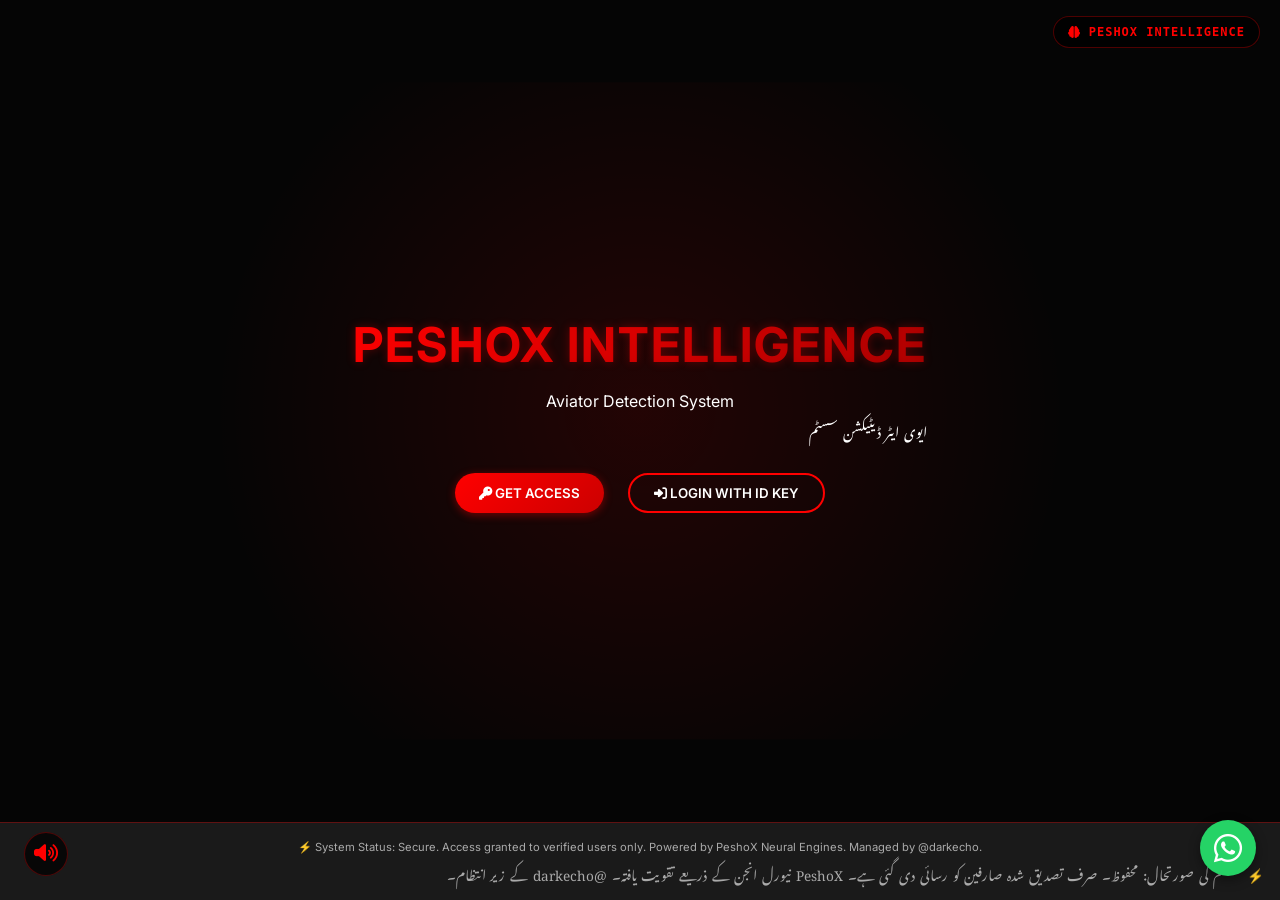
<file: vip/access-plans.html>
<!DOCTYPE html>
<html lang="en">
<head>
    <meta charset="UTF-8">
    <meta name="viewport" content="width=device-width, initial-scale=1.0, user-scalable=yes">
    <title>PeshoX Intelligence | VIP Gateway</title>
    <!-- Global assets -->
    <link rel="stylesheet" href="/assets/css/global.css">
    <link rel="stylesheet" href="https://cdnjs.cloudflare.com/ajax/libs/font-awesome/6.5.1/css/all.min.css">
    <!-- Page-specific CSS -->
    <link rel="stylesheet" href="/vip/access-plans.css">
    <!-- Global JS -->
    <script src="/assets/js/global.js" defer></script>
    <!-- Page-specific JS -->
    <script src="/vip/access-plans.js" defer></script>
</head>
<body>
    <div class="main-content plans-container">
        <h1><i class="fas fa-crown"></i> VIP Gateway</h1>

        <!-- Plan Cards (Basic, Standard, Premium) -->
        <div class="plans-stack">
            <!-- Basic Plan (30 minutes) -->
            <div class="plan-card basic">
                <div class="plan-header">
                    <h2>BASIC</h2>
                    <div class="price">7,000 PKR</div>
                    <div class="duration bilingual">
                        <span class="english-text">30 Minutes Access</span>
                        <span class="urdu-text">30 منٹ کی رسائی</span>
                    </div>
                    <div class="features">
                        <div><i class="fas fa-check-circle"></i> <span class="english-text">Real-time radar</span> <span class="urdu-text">ریئل ٹائم ریڈار</span></div>
                        <div><i class="fas fa-check-circle"></i> <span class="english-text">Basic prediction engine</span> <span class="urdu-text">بنیادی پیشن گوئی انجن</span></div>
                    </div>
                </div>
                <button class="select-plan-btn" data-plan="basic">SELECT PLAN</button>
            </div>

            <!-- Standard Plan (24 hours) -->
            <div class="plan-card standard">
                <div class="plan-header">
                    <h2>STANDARD</h2>
                    <div class="price">15,000 PKR</div>
                    <div class="duration bilingual">
                        <span class="english-text">24 Hours Access</span>
                        <span class="urdu-text">24 گھنٹے کی رسائی</span>
                    </div>
                    <div class="features">
                        <div><i class="fas fa-check-circle"></i> <span class="english-text">Full radar suite</span> <span class="urdu-text">مکمل ریڈار سوٹ</span></div>
                        <div><i class="fas fa-check-circle"></i> <span class="english-text">Priority signal processing</span> <span class="urdu-text">ترجیحی سگنل پروسیسنگ</span></div>
                    </div>
                </div>
                <button class="select-plan-btn" data-plan="standard">SELECT PLAN</button>
            </div>

            <!-- Premium Plan (72 hours) with Most Popular tag -->
            <div class="plan-card premium">
                <div class="ribbon">MOST POPULAR</div>
                <div class="plan-header">
                    <h2>PREMIUM</h2>
                    <div class="price">25,000 PKR</div>
                    <div class="duration bilingual">
                        <span class="english-text">72 Hours Access</span>
                        <span class="urdu-text">72 گھنٹے کی رسائی</span>
                    </div>
                    <div class="features">
                        <div><i class="fas fa-check-circle"></i> <span class="english-text">Unlimited predictions</span> <span class="urdu-text">لامحدود پیشن گوئیاں</span></div>
                        <div><i class="fas fa-check-circle"></i> <span class="english-text">VIP support channel</span> <span class="urdu-text">VIP سپورٹ چینل</span></div>
                        <div><i class="fas fa-check-circle"></i> <span class="english-text">Early access to features</span> <span class="urdu-text">فیچرز تک جلد رسائی</span></div>
                    </div>
                </div>
                <button class="select-plan-btn" data-plan="premium">SELECT PLAN</button>
            </div>
        </div>

        <!-- Protocol Activation Section -->
        <div class="activation-section">
            <h3><i class="fas fa-key"></i> Protocol Activation</h3>
            <div class="bilingual">
                <span class="english-text">If you have already paid, paste your unique 33/44/55 character key above to unlock the radar.</span>
                <span class="urdu-text">اگر آپ پہلے ہی ادائیگی کر چکے ہیں تو ریڈار کھولنے کے لیے اپنی منفرد 33/44/55 حروف والی کلید اوپر پیسٹ کریں۔</span>
            </div>
            <div class="key-input-group">
                <input type="text" id="accessKeyInput" placeholder="PASTE ACCESS KEY HERE">
                <button id="activateKeyBtn" class="btn-primary">ACTIVATE KEY</button>
            </div>
        </div>

        <!-- User Feedback (Review Feed) -->
        <div class="reviews-section">
            <h2><i class="fas fa-star"></i> User Feedback</h2>
            <div class="reviews-feed" id="reviewsFeed">
                <!-- Reviews will be injected via JavaScript -->
            </div>
        </div>
    </div>
</body>
</html>
</file>
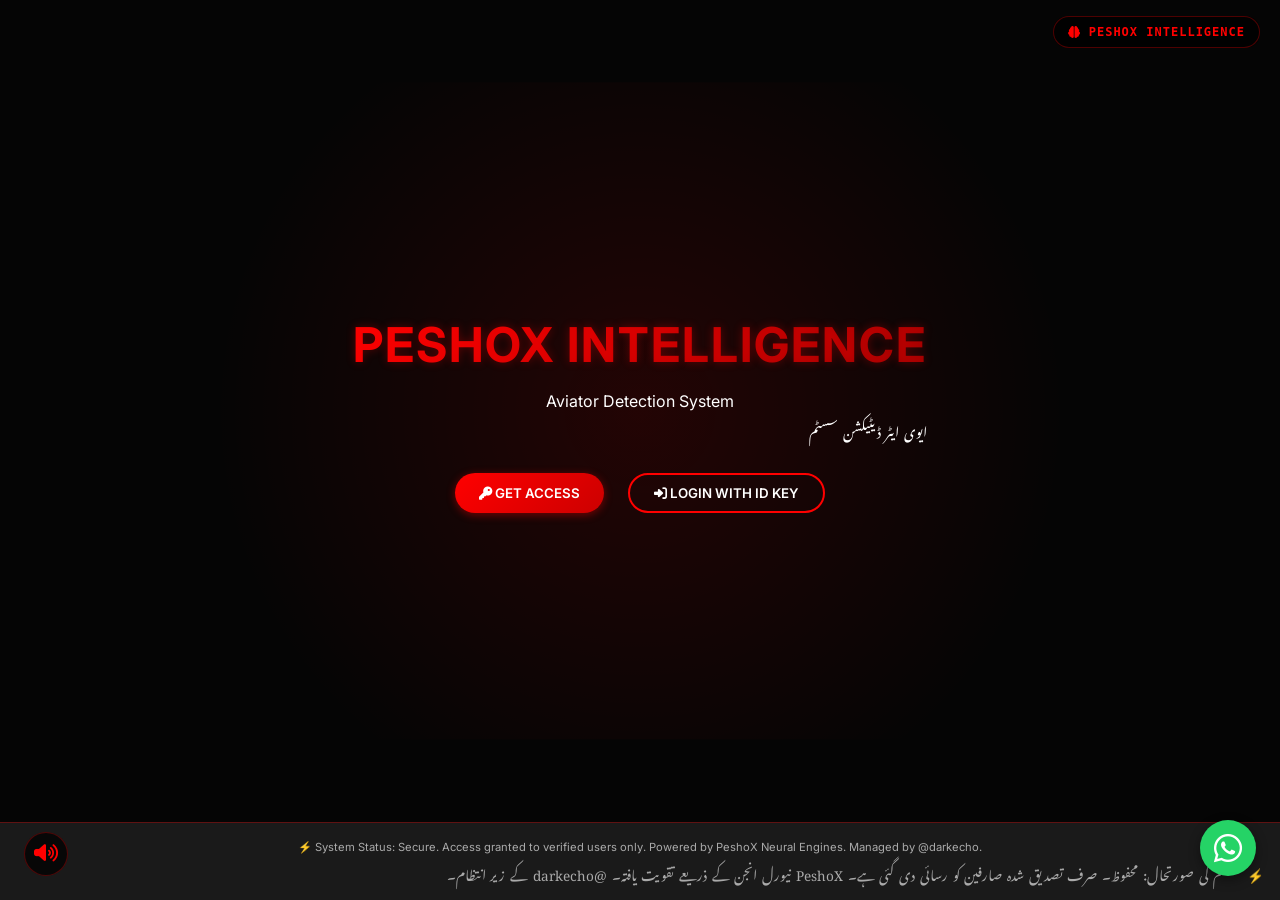
<file: vip/payment.html>
<!DOCTYPE html>
<html lang="en">
<head>
    <meta charset="UTF-8">
    <meta name="viewport" content="width=device-width, initial-scale=1.0, user-scalable=yes">
    <title>PeshoX Intelligence | Secure Payment Protocol</title>
    <!-- Global assets -->
    <link rel="stylesheet" href="/assets/css/global.css">
    <link rel="stylesheet" href="https://cdnjs.cloudflare.com/ajax/libs/font-awesome/6.5.1/css/all.min.css">
    <!-- Page-specific CSS -->
    <link rel="stylesheet" href="/vip/payment.css">
    <!-- Global JS -->
    <script src="/assets/js/global.js" defer></script>
    <!-- Page-specific JS -->
    <script src="/vip/payment.js" defer></script>
</head>
<body>
    <div class="main-content payment-container">
        <h1><i class="fas fa-shield-alt"></i> Secure Payment Protocol</h1>

        <!-- Payment Method Header -->
        <div class="method-header">
            <div class="method-icon">
                <i class="fas fa-mobile-alt"></i>
            </div>
            <div class="method-info">
                <div class="bilingual">
                    <span class="english-text">Easypaisa – Online Gateway</span>
                    <span class="urdu-text">ایزی پیسہ – آن لائن گیٹ وے</span>
                </div>
                <div class="status-badge">
                    <span class="status-dot green pulse"></span>
                    <span class="english-text">Server Online</span>
                    <span class="urdu-text">سرور آن لائن ہے</span>
                </div>
            </div>
        </div>

        <!-- Target Account Display -->
        <div class="target-account">
            <div class="bilingual">
                <span class="english-text">Send payment to (Official Merchant)</span>
                <span class="urdu-text">ادائیگی بھیجیں (سرکاری تاجر)</span>
            </div>
            <div class="account-number" id="accountNumber">03469393997</div>
            <button id="copyAccountBtn" class="btn-small">
                <i class="fas fa-copy"></i> COPY NUMBER
            </button>
        </div>

        <!-- TRX Input Section -->
        <div class="trx-section">
            <div class="bilingual">
                <span class="english-text">After transfer, enter the 11-digit TRX ID found in your SMS</span>
                <span class="urdu-text">منتقلی کے بعد، اپنے SMS میں موجود 11 ہندسوں کا TRX ID درج کریں</span>
            </div>
            <div class="example-hint bilingual">
                <span class="english-text">Example: 48062863334</span>
                <span class="urdu-text">مثال: 48062863334</span>
            </div>
            <div class="trx-input-group">
                <input type="text" id="trxInput" placeholder="Enter TRX ID" maxlength="15" autocomplete="off" pattern="\d*" inputmode="numeric">
                <button id="confirmPaymentBtn" class="btn-primary">CONFIRM PAYMENT</button>
            </div>
        </div>

        <!-- Loading Spinner (hidden initially) -->
        <div id="loadingSpinner" class="loader-area" style="display: none;">
            <div class="loader-spinner"></div>
            <div id="spinnerMessage" class="bilingual">
                <span class="english-text">Verifying TRX...</span>
                <span class="urdu-text">ٹی آر ایکس کی تصدیق ہو رہی ہے...</span>
            </div>
        </div>

        <!-- Success Area (hidden initially) -->
        <div id="successArea" class="success-area" style="display: none;">
            <div class="glow-green-box">
                <i class="fas fa-circle-check"></i>
                <div class="bilingual">
                    <span class="english-text">PAYMENT CONFIRMED</span>
                    <span class="urdu-text">ادائیگی کی تصدیق ہوگئی</span>
                </div>
                <div class="bilingual">
                    <span class="english-text">Your Access Key:</span>
                    <span class="urdu-text">آپ کی رسائی کلید:</span>
                </div>
                <code id="generatedKeyDisplay" class="key-code"></code>
                <button id="copyKeyBtn" class="btn-small">
                    <i class="fas fa-copy"></i> COPY KEY
                </button>
            </div>
            <button id="backToPlansBtn" class="btn-secondary">
                <i class="fas fa-arrow-left"></i> BACK TO PLANS
            </button>
        </div>

        <!-- Back Button (always visible) -->
        <div class="back-button-container">
            <button id="backBtn" class="btn-secondary">
                <i class="fas fa-arrow-left"></i> BACK
            </button>
        </div>
    </div>
</body>
</html>
</file>
<file: assets/css/global.css>
/* ========== GLOBAL DARK THEME – PeshoX Intelligence ========== */
@import url('https://fonts.googleapis.com/css2?family=Inter:opsz,wght@14..32,400;14..32,500;14..32,600;14..32,700&family=Noto+Nastaliq+Urdu:wght@400;500;700&display=swap');

:root {
    --bg-deep: #050505;
    --bg-card: #1a1a1a;
    --bg-input: #0f0f0f;
    --neon-red: #ff0000;
    --neon-red-glow: rgba(255, 0, 0, 0.4);
    --neon-green: #00ff00;
    --neon-green-glow: rgba(0, 255, 0, 0.3);
    --neon-blue: #00bfff;
    --neon-gold: #ffd700;
    --text-white: #ffffff;
    --text-muted: #aaaaaa;
    --border-red: rgba(255, 0, 0, 0.3);
    --glass-bg: rgba(26, 26, 26, 0.7);
}

* {
    margin: 0;
    padding: 0;
    box-sizing: border-box;
    outline: none;
    -webkit-tap-highlight-color: transparent;
}

body {
    background-color: var(--bg-deep);
    color: var(--text-white);
    font-family: 'Inter', 'Segoe UI', system-ui, sans-serif;
    min-height: 100vh;
    display: flex;
    flex-direction: column;
    line-height: 1.5;
}

.main-content {
    flex: 1;
    padding: 2rem 1.5rem;
    max-width: 1400px;
    margin: 0 auto;
    width: 100%;
    animation: fadeIn 0.3s ease;
}

/* ---------- Bilingual & Urdu Typography Fix ---------- */
.bilingual {
    display: flex;
    flex-direction: column;
    gap: 0.25rem;
}
.english-text {
    font-family: 'Inter', sans-serif;
}
.urdu-text {
    font-family: 'Noto Nastaliq Urdu', serif;
    font-size: 0.85rem;
    line-height: 1.8;
    word-spacing: 0.2em;
    direction: rtl;
    text-align: right;
}

/* ---------- Glassmorphism Card ---------- */
.glass-card {
    background: var(--glass-bg);
    backdrop-filter: blur(10px);
    border: 1px solid var(--border-red);
    border-radius: 28px;
    padding: 1.5rem;
    box-shadow: 0 0 20px rgba(255, 0, 0, 0.1);
}

/* ---------- Buttons (No rectangular outline) ---------- */
button, .btn-primary, .btn-secondary, .btn-small, .btn-danger {
    background: linear-gradient(135deg, var(--neon-red), #cc0000);
    border: none;
    color: white;
    font-weight: 600;
    padding: 10px 24px;
    border-radius: 40px;
    font-family: 'Inter', sans-serif;
    cursor: pointer;
    transition: transform 0.2s, box-shadow 0.2s;
    box-shadow: 0 2px 8px var(--neon-red-glow);
    outline: none;
    -webkit-tap-highlight-color: transparent;
}
button:focus, .btn-primary:focus, .btn-secondary:focus {
    outline: none;
    box-shadow: 0 0 0 2px var(--neon-red-glow);
}
button:hover {
    transform: translateY(-2px);
    box-shadow: 0 4px 12px var(--neon-red-glow);
}
.btn-secondary {
    background: transparent;
    border: 2px solid var(--neon-red);
    box-shadow: none;
}
.btn-secondary:hover {
    background: rgba(255, 0, 0, 0.15);
}
.btn-small {
    background: #333;
    padding: 5px 12px;
    font-size: 0.8rem;
}
.btn-danger {
    background: #8b0000;
}
.btn-danger:hover {
    background: #cc0000;
}

/* ---------- Inputs, Selects, Textareas ---------- */
input, select, textarea {
    background-color: var(--bg-input);
    border: 1px solid var(--border-red);
    color: var(--text-white);
    padding: 10px 14px;
    border-radius: 12px;
    font-family: 'Inter', monospace;
    width: 100%;
    transition: 0.2s;
    outline: none;
}
input:focus, select:focus, textarea:focus {
    border-color: var(--neon-red);
    box-shadow: 0 0 0 2px var(--neon-red-glow);
}

/* ---------- Global Loader Overlay (PX.showLoader) ---------- */
.global-loader-overlay {
    position: fixed;
    top: 0;
    left: 0;
    width: 100%;
    height: 100%;
    background: rgba(0, 0, 0, 0.85);
    backdrop-filter: blur(6px);
    display: flex;
    justify-content: center;
    align-items: center;
    z-index: 10000;
    visibility: hidden;
    opacity: 0;
    transition: 0.2s;
}
.global-loader-overlay.active {
    visibility: visible;
    opacity: 1;
}
.loader-container {
    background: var(--bg-card);
    border: 1px solid var(--neon-red);
    border-radius: 28px;
    padding: 2rem;
    text-align: center;
    min-width: 250px;
}
.loader-spinner {
    border: 3px solid #333;
    border-top: 3px solid var(--neon-red);
    border-radius: 50%;
    width: 48px;
    height: 48px;
    animation: spin 1s linear infinite;
    margin: 0 auto 1rem;
}
@keyframes spin {
    0% { transform: rotate(0deg); }
    100% { transform: rotate(360deg); }
}

/* ---------- Modal Overlay (PX.showModal) ---------- */
.modal-overlay {
    position: fixed;
    top: 0;
    left: 0;
    width: 100%;
    height: 100%;
    background: rgba(0, 0, 0, 0.9);
    backdrop-filter: blur(4px);
    display: flex;
    justify-content: center;
    align-items: center;
    z-index: 10001;
    visibility: hidden;
    opacity: 0;
    transition: 0.2s;
}
.modal-overlay.active {
    visibility: visible;
    opacity: 1;
}
.modal-container {
    background: var(--bg-card);
    border: 1px solid var(--neon-red);
    border-radius: 28px;
    padding: 1.5rem;
    max-width: 450px;
    width: 90%;
    text-align: center;
    box-shadow: 0 0 30px rgba(255, 0, 0, 0.4);
}
.modal-container h3 {
    color: var(--neon-red);
    margin-bottom: 0.5rem;
}
.modal-buttons {
    display: flex;
    gap: 1rem;
    justify-content: center;
    margin-top: 1.2rem;
}

/* ---------- Status Dots (Payment Gateway) ---------- */
.status-dot {
    width: 10px;
    height: 10px;
    border-radius: 50%;
    display: inline-block;
    margin: 0 6px 0 0;
    vertical-align: middle;
}
.status-dot.green {
    background: var(--neon-green);
    box-shadow: 0 0 6px var(--neon-green);
    animation: pulseGreen 1.5s infinite;
}
.status-dot.red {
    background: #ff0000;
    box-shadow: 0 0 6px #ff0000;
}
@keyframes pulseGreen {
    0% { opacity: 0.6; transform: scale(1); }
    50% { opacity: 1; transform: scale(1.2); }
    100% { opacity: 0.6; transform: scale(1); }
}

/* ---------- "Most Popular" Ribbon (Professional) ---------- */
.ribbon {
    position: absolute;
    top: 12px;
    right: -10px;
    background: linear-gradient(135deg, #ff4444, #cc0000);
    color: white;
    font-size: 0.7rem;
    font-weight: 700;
    padding: 6px 20px;
    border-radius: 20px;
    box-shadow: 0 2px 8px rgba(0,0,0,0.3);
    letter-spacing: 0.5px;
    z-index: 2;
}
/* Alternative style if card has overflow hidden */
.plan-card.premium {
    overflow: visible;
}

/* ---------- Branding (Top Right) ---------- */
.peshox-brand {
    position: fixed;
    top: 16px;
    right: 20px;
    z-index: 1000;
    background: rgba(0,0,0,0.7);
    backdrop-filter: blur(8px);
    padding: 6px 14px;
    border-radius: 40px;
    font-size: 0.75rem;
    font-weight: 600;
    letter-spacing: 1px;
    border: 1px solid var(--border-red);
    color: var(--neon-red);
    font-family: monospace;
    pointer-events: none;
}

/* ---------- WhatsApp Float ---------- */
.whatsapp-float {
    position: fixed;
    bottom: 24px;
    right: 24px;
    background-color: #25D366;
    width: 56px;
    height: 56px;
    border-radius: 50%;
    display: flex;
    align-items: center;
    justify-content: center;
    box-shadow: 0 4px 12px rgba(0,0,0,0.4);
    cursor: pointer;
    z-index: 1000;
    transition: transform 0.2s;
}
.whatsapp-float:hover {
    transform: scale(1.08);
}
.whatsapp-float i {
    font-size: 32px;
    color: white;
}

/* ---------- Footer ---------- */
.global-footer {
    background-color: var(--bg-card);
    border-top: 1px solid var(--border-red);
    text-align: center;
    padding: 1rem;
    font-size: 0.7rem;
    color: var(--text-muted);
    margin-top: auto;
}

/* ---------- Animations ---------- */
@keyframes fadeIn {
    from { opacity: 0; transform: translateY(8px); }
    to { opacity: 1; transform: translateY(0); }
}
@keyframes pulseRed {
    0% { text-shadow: 0 0 0px var(--neon-red); }
    50% { text-shadow: 0 0 8px var(--neon-red); }
    100% { text-shadow: 0 0 0px var(--neon-red); }
}
@keyframes rotate {
    from { transform: rotate(0deg); }
    to { transform: rotate(360deg); }
}

/* ---------- Utility Classes ---------- */
.pulse-timer {
    animation: pulseRed 0.5s infinite;
}
.glow-text {
    text-shadow: 0 0 6px var(--neon-red);
}

/* ---------- Responsive ---------- */
@media (max-width: 768px) {
    .main-content {
        padding: 1rem;
    }
    .peshox-brand {
        font-size: 0.6rem;
        padding: 4px 10px;
        top: 12px;
        right: 12px;
    }
    .urdu-text {
        font-size: 0.8rem;
    }
    .modal-container {
        width: 95%;
        padding: 1.2rem;
    }
    .ribbon {
        font-size: 0.6rem;
        padding: 4px 14px;
        top: 8px;
        right: -8px;
    }
}
</file>
<file: index.css>
/* Landing page specific animations & hover effects */
.landing-container {
    display: flex;
    justify-content: center;
    align-items: center;
    min-height: 80vh;
    position: relative;
    overflow: hidden;
}

.hero-glow {
    position: absolute;
    width: 80%;
    height: 80%;
    background: radial-gradient(circle, rgba(255,0,0,0.12) 0%, rgba(0,0,0,0) 70%);
    top: 50%;
    left: 50%;
    transform: translate(-50%, -50%);
    pointer-events: none;
    animation: pulseGlow 3s infinite;
}

@keyframes pulseGlow {
    0% { opacity: 0.4; transform: translate(-50%, -50%) scale(0.98); }
    50% { opacity: 0.8; transform: translate(-50%, -50%) scale(1.02); }
    100% { opacity: 0.4; transform: translate(-50%, -50%) scale(0.98); }
}

.hero-content {
    text-align: center;
    z-index: 1;
    max-width: 800px;
    padding: 2rem;
}

.main-title {
    font-size: 3rem;
    letter-spacing: 2px;
    margin-bottom: 0.5rem;
    font-weight: 700;
    background: linear-gradient(135deg, #ff0000, #990000);
    -webkit-background-clip: text;
    background-clip: text;
    color: transparent;
    text-shadow: 0 0 10px rgba(255,0,0,0.3);
}

.button-group {
    display: flex;
    gap: 1.5rem;
    justify-content: center;
    flex-wrap: wrap;
    margin-top: 2rem;
}

/* Hover effects for VIP cockpit feel */
.btn-primary:hover, .btn-secondary:hover {
    transform: translateY(-3px) scale(1.02);
    box-shadow: 0 8px 25px rgba(255,0,0,0.4);
}

@media (max-width: 768px) {
    .main-title {
        font-size: 2rem;
    }
    .button-group {
        gap: 1rem;
    }
}
</file>
<file: auth/signup.css>
/* Key Generation specific styles */
.signup-container {
    display: flex;
    justify-content: center;
    align-items: center;
    min-height: 80vh;
}

.signup-card {
    background: var(--bg-card);
    border: 1px solid var(--border-red);
    border-radius: 28px;
    padding: 2rem;
    max-width: 650px;
    width: 100%;
    text-align: center;
    box-shadow: 0 0 25px rgba(255,0,0,0.2);
}

.signup-card h1 {
    font-size: 1.8rem;
    margin-bottom: 1rem;
    color: var(--neon-red);
}

.instructions-box {
    background: #1a0000;
    border-left: 4px solid var(--neon-red);
    padding: 1rem;
    border-radius: 12px;
    margin-bottom: 1.5rem;
    text-align: left;
}

.key-display-area {
    margin-top: 1.5rem;
    animation: fadeIn 0.3s ease;
}

.key-box {
    background: #0a0a0a;
    border: 1px solid #ff000044;
    border-radius: 16px;
    padding: 1rem;
    display: flex;
    align-items: center;
    justify-content: space-between;
    flex-wrap: wrap;
    gap: 1rem;
    margin-bottom: 1.5rem;
    box-shadow: 0 0 10px rgba(255,0,0,0.3);
}

.key-text {
    font-family: monospace;
    font-size: 0.75rem;
    word-break: break-all;
    color: #ff6666;
    flex: 1;
    background: #00000066;
    padding: 0.5rem;
    border-radius: 8px;
}

.paste-section {
    margin-bottom: 1.5rem;
}

.paste-section .bilingual {
    margin-bottom: 0.5rem;
    font-size: 0.85rem;
}

#pasteKeyInput {
    font-family: monospace;
    text-align: center;
    background: var(--bg-input);
}

#signupSubmitBtn:disabled {
    opacity: 0.5;
    cursor: not-allowed;
    background: #555;
    box-shadow: none;
}

/* Responsive */
@media (max-width: 600px) {
    .signup-card {
        padding: 1.2rem;
    }
    .key-box {
        flex-direction: column;
        align-items: stretch;
    }
}
</file>
<file: engine/dashboard.css>
/* Dashboard specific styles – Cockpit aesthetic */
.dashboard-container {
    min-height: 100vh;
    display: flex;
    flex-direction: column;
    background: radial-gradient(circle at 20% 30%, #0a0505, #010101);
    padding: 1rem;
    position: relative;
}

/* Tactical Vignette Overlay (pulsing red edge effect) */
.dashboard-container::before {
    content: '';
    position: fixed;
    top: 0;
    left: 0;
    width: 100%;
    height: 100%;
    background: radial-gradient(circle at center, transparent 40%, rgba(255,0,0,0.08) 100%);
    pointer-events: none;
    z-index: 0;
    animation: vignettePulse 3s infinite;
}
@keyframes vignettePulse {
    0% { opacity: 0.6; }
    50% { opacity: 1; }
    100% { opacity: 0.6; }
}

/* Top Navigation */
.top-nav {
    display: flex;
    justify-content: space-between;
    align-items: center;
    background: rgba(0,0,0,0.7);
    backdrop-filter: blur(10px);
    border-bottom: 1px solid var(--border-red);
    padding: 0.8rem 2rem;
    border-radius: 16px;
    margin-bottom: 2rem;
    flex-wrap: wrap;
    z-index: 2;
}
.logo-area {
    display: flex;
    align-items: center;
    gap: 1rem;
}
.logo-area i {
    font-size: 1.5rem;
    color: var(--neon-red);
}
.platform-name {
    font-weight: bold;
    font-size: 1rem;
    color: #ff8888;
}
.live-indicator {
    background: #ff0000;
    color: white;
    font-size: 0.6rem;
    padding: 2px 8px;
    border-radius: 20px;
    animation: pulseRed 1s infinite;
}
.user-area {
    display: flex;
    align-items: center;
    gap: 1rem;
}
.user-name {
    font-family: monospace;
    font-weight: bold;
}
.badge {
    padding: 4px 12px;
    border-radius: 20px;
    font-size: 0.7rem;
    font-weight: bold;
    text-transform: uppercase;
}
.badge.free { background: #444; color: #aaa; }
.badge.basic { background: #666; color: white; }
.badge.standard { background: #ffd700; color: #1e1e1e; box-shadow: 0 0 6px gold; }
.badge.premium { background: #00bfff; color: white; box-shadow: 0 0 8px cyan; }
.icon-btn {
    background: #222;
    border: none;
    font-size: 1.2rem;
    padding: 6px 12px;
    border-radius: 30px;
    cursor: pointer;
    transition: 0.2s;
    color: white;
}
.icon-btn:hover { background: var(--neon-red); transform: scale(1.05); }

/* Main two columns */
.main-dashboard {
    display: grid;
    grid-template-columns: 1fr 1fr;
    gap: 2rem;
    margin-bottom: 2rem;
    z-index: 2;
}
@media (max-width: 800px) {
    .main-dashboard {
        grid-template-columns: 1fr;
        gap: 1.5rem;
    }
}

.radar-card, .multiplier-card {
    background: #0a0a0acc;
    backdrop-filter: blur(4px);
    border: 1px solid var(--border-red);
    border-radius: 28px;
    padding: 1.5rem;
    text-align: center;
    box-shadow: 0 0 20px rgba(255,0,0,0.2);
}
.radar-card h3, .multiplier-card h3 {
    margin-bottom: 1rem;
    color: var(--neon-red);
}

/* Radar Container & Canvas */
.radar-container {
    position: relative;
    display: flex;
    justify-content: center;
    align-items: center;
}
#radarCanvas {
    width: 100%;
    max-width: 600px;
    height: auto;
    background: #030303;
    border-radius: 50%;
    box-shadow: 0 0 30px rgba(255,0,0,0.3);
    display: block;
    margin: 0 auto;
}
.floating-data {
    position: absolute;
    background: rgba(0,0,0,0.6);
    backdrop-filter: blur(4px);
    padding: 4px 10px;
    border-radius: 20px;
    font-size: 0.7rem;
    font-weight: bold;
    color: #00ff88;
    border-left: 2px solid #00ff88;
    white-space: nowrap;
}
.floating-data.altitude { top: 10%; left: 5%; }
.floating-data.signal { top: 10%; right: 5%; }
.floating-data.latency { bottom: 10%; left: 50%; transform: translateX(-50%); }

/* Multiplier Display */
.multiplier-display {
    font-size: 4rem;
    font-family: monospace;
    font-weight: bold;
    color: #ff3333;
    text-shadow: 0 0 8px red;
    margin: 1rem 0;
}

/* Prediction Button */
.predict-btn {
    font-size: 1.2rem;
    padding: 12px 24px;
    width: 80%;
    margin: 0.5rem auto;
    display: flex;
    align-items: center;
    justify-content: center;
    gap: 8px;
    background: linear-gradient(135deg, #ff0000, #cc0000);
    border: none;
    border-radius: 40px;
    font-weight: bold;
    cursor: pointer;
    transition: 0.2s;
}
.predict-btn.disabled {
    opacity: 0.5;
    cursor: not-allowed;
    background: #555;
}
.predict-btn.cooldown {
    background: #444;
    cursor: wait;
}
.status-text {
    margin-top: 0.5rem;
    font-size: 0.85rem;
    color: #ff8888;
}

/* Invite & Earn Button (Neon Blue, pulsing) */
.invite-btn {
    background: #1a2a3a;
    border: 1px solid #00bfff;
    color: #00bfff;
    padding: 10px 20px;
    width: 80%;
    margin-top: 1rem;
    border-radius: 40px;
    font-size: 1rem;
    font-weight: bold;
    display: flex;
    align-items: center;
    justify-content: center;
    gap: 8px;
    cursor: pointer;
    transition: all 0.2s ease;
    box-shadow: 0 0 8px rgba(0,191,255,0.3);
    animation: breathGlow 2s infinite ease-in-out;
}
@keyframes breathGlow {
    0% { box-shadow: 0 0 5px rgba(0,191,255,0.3); border-color: #00bfff; }
    50% { box-shadow: 0 0 15px rgba(0,191,255,0.7); border-color: #33ccff; }
    100% { box-shadow: 0 0 5px rgba(0,191,255,0.3); border-color: #00bfff; }
}
.invite-btn:hover {
    background: #2a3a4a;
    transform: translateY(-2px);
    box-shadow: 0 0 20px rgba(0,191,255,0.8);
}
.invite-btn i {
    font-size: 1.1rem;
}

/* System Terminal (Log Stream) */
.terminal-stream {
    background: #0a0a0acc;
    backdrop-filter: blur(4px);
    border: 1px solid var(--border-red);
    border-radius: 20px;
    padding: 1rem;
    margin-top: 1rem;
    z-index: 2;
}
.terminal-header {
    font-weight: bold;
    color: #00ff88;
    border-bottom: 1px solid #00ff8844;
    padding-bottom: 0.5rem;
    margin-bottom: 0.8rem;
    font-family: monospace;
}
.terminal-blink {
    animation: blink 1s infinite;
}
@keyframes blink {
    0%, 100% { opacity: 1; }
    50% { opacity: 0; }
}
.terminal-container {
    height: 180px;
    overflow-y: auto;
    font-family: 'Courier New', monospace;
    font-size: 0.7rem;
    background: #000000aa;
    padding: 0.5rem;
    border-radius: 8px;
}
.terminal-line {
    padding: 3px 0;
    border-bottom: 1px solid #00ff8822;
    color: #0f0;
    white-space: nowrap;
    overflow-x: hidden;
    text-overflow: ellipsis;
}
/* Custom scrollbar */
.terminal-container::-webkit-scrollbar {
    width: 4px;
}
.terminal-container::-webkit-scrollbar-track {
    background: #1a1a1a;
}
.terminal-container::-webkit-scrollbar-thumb {
    background: #ff0000;
    border-radius: 4px;
}

/* Responsive adjustments for mobile */
@media (max-width: 600px) {
    .dashboard-container {
        padding: 0.5rem;
    }
    .top-nav {
        padding: 0.5rem 1rem;
        margin-bottom: 1rem;
    }
    .logo-area i {
        font-size: 1.2rem;
    }
    .platform-name {
        font-size: 0.8rem;
    }
    .user-name {
        font-size: 0.8rem;
    }
    .icon-btn {
        padding: 4px 8px;
        font-size: 1rem;
    }
    .predict-btn, .invite-btn {
        width: 100%;
        font-size: 0.9rem;
        padding: 8px 12px;
    }
    .multiplier-display {
        font-size: 2.5rem;
    }
    .floating-data {
        font-size: 0.6rem;
        padding: 2px 6px;
    }
    .terminal-container {
        height: 120px;
        font-size: 0.6rem;
    }
}

/* Urdu text inside terminal and buttons */
.urdu-text {
    font-family: 'Noto Nastaliq Urdu', serif;
    font-size: 0.7rem;
    line-height: 1.8;
    word-spacing: 0.2em;
    direction: rtl;
    display: inline-block;
    margin-left: 6px;
}
</file>
<file: engine/loading.css>
/* Loading page specific styles – cinematic vignette & ring */
.loading-container {
    display: flex;
    justify-content: center;
    align-items: center;
    min-height: 80vh;
    position: relative;
    overflow: hidden;
}

/* Pulsing red vignette background */
.loading-container::before {
    content: '';
    position: absolute;
    top: 0;
    left: 0;
    width: 100%;
    height: 100%;
    background: radial-gradient(circle at center, rgba(0,0,0,0) 30%, rgba(255,0,0,0.12) 100%);
    animation: vignettePulse 2s infinite;
    pointer-events: none;
}

@keyframes vignettePulse {
    0% { opacity: 0.5; transform: scale(1); }
    50% { opacity: 1; transform: scale(1.02); }
    100% { opacity: 0.5; transform: scale(1); }
}

.loading-wrapper {
    text-align: center;
    z-index: 1;
}

/* Ring container */
.ring-container {
    position: relative;
    width: 200px;
    height: 200px;
    margin: 0 auto 2rem;
}

.progress-ring-bg {
    stroke: #2a2a2a;
    stroke-linecap: round;
}

.progress-ring-fill {
    stroke: var(--neon-red);
    stroke-linecap: round;
    filter: drop-shadow(0 0 6px var(--neon-red));
    transition: stroke-dashoffset 0.05s linear;
}

.ring-icon {
    position: absolute;
    top: 50%;
    left: 50%;
    transform: translate(-50%, -50%);
    font-size: 48px;
    color: var(--neon-red);
    animation: iconPulse 1.5s infinite;
}

@keyframes iconPulse {
    0% { opacity: 0.6; transform: translate(-50%, -50%) scale(1); }
    50% { opacity: 1; transform: translate(-50%, -50%) scale(1.08); }
    100% { opacity: 0.6; transform: translate(-50%, -50%) scale(1); }
}

/* Status area */
.status-area {
    margin-top: 1rem;
}
.status-eng {
    font-size: 1rem;
    font-weight: 500;
    letter-spacing: 1px;
    color: #ff8888;
    margin-bottom: 0.5rem;
}
.status-urdu {
    font-family: 'Noto Nastaliq Urdu', sans-serif;
    font-size: 0.85rem;
    line-height: 1.8;
    color: var(--text-muted);
    direction: rtl;
}
</file>
<file: legal/legal.css>
/* Shared legal page styles */
.legal-container {
    display: flex;
    justify-content: center;
    align-items: center;
    min-height: 80vh;
    padding: 2rem;
}
.legal-card {
    background: var(--bg-card);
    border: 1px solid var(--border-red);
    border-radius: 28px;
    padding: 2rem;
    max-width: 900px;
    width: 100%;
    box-shadow: 0 0 25px rgba(255,0,0,0.2);
}
.legal-card h1 {
    text-align: center;
    color: var(--neon-red);
    margin-bottom: 1.5rem;
}
.legal-content section {
    margin-bottom: 1.5rem;
    border-left: 3px solid var(--neon-red);
    padding-left: 1rem;
}
.legal-content h2 {
    font-size: 1.2rem;
    margin-bottom: 0.5rem;
    color: #ff8888;
}
.legal-content p {
    margin: 0.3rem 0;
    line-height: 1.4;
}
.legal-footer {
    text-align: center;
    margin-top: 2rem;
}
</file>
<file: setup/profile-setup.css>
/* Profile Setup specific styles */
.setup-container {
    display: flex;
    justify-content: center;
    align-items: center;
    min-height: 80vh;
    padding: 1rem;
}

.setup-card {
    background: var(--bg-card);
    border: 1px solid var(--border-red);
    border-radius: 28px;
    padding: 2rem;
    width: 100%;
    max-width: 650px;
    box-shadow: 0 0 25px rgba(255,0,0,0.2);
}

.setup-card h1 {
    text-align: center;
    margin-bottom: 1.5rem;
    color: var(--neon-red);
    font-size: 1.6rem;
}

/* Progress indicator */
.progress-wrapper {
    margin-bottom: 2rem;
}
.step-progress {
    background: #333;
    border-radius: 20px;
    height: 6px;
    overflow: hidden;
    margin-bottom: 0.5rem;
}
.progress-fill {
    background: linear-gradient(90deg, #ff0000, #ff4444);
    width: 0%;
    height: 100%;
    transition: width 0.3s ease;
}
.step-labels {
    display: flex;
    justify-content: space-between;
    font-size: 0.65rem;
    color: var(--text-muted);
}
.step-label.active {
    color: var(--neon-red);
    font-weight: bold;
}

/* Step containers */
.step-container {
    display: none;
    animation: fadeIn 0.3s ease;
}
.step-container.active {
    display: block;
}
.step-icon {
    text-align: center;
    font-size: 2rem;
    color: var(--neon-red);
    margin-bottom: 1rem;
}
.input-group input, .step-container input, .step-container select {
    width: 100%;
    margin-bottom: 0.5rem;
}
.platform-select {
    width: 100%;
    background: var(--bg-input);
    border: 1px solid var(--border-red);
    border-radius: 12px;
    padding: 0.5rem;
    margin: 1rem 0;
    font-family: 'Inter', monospace;
}
.step-buttons {
    display: flex;
    gap: 1rem;
    margin-top: 1.5rem;
    justify-content: space-between;
}
.legal-box {
    background: #1a0000;
    border-left: 4px solid var(--neon-red);
    padding: 1rem;
    border-radius: 12px;
    margin: 1rem 0;
    font-size: 0.85rem;
}
.terms-links {
    margin: 1rem 0;
    text-align: center;
}
.terms-links a {
    color: #00aaff;
    text-decoration: underline;
}
.checkbox-group {
    display: flex;
    align-items: center;
    gap: 0.5rem;
    margin: 1rem 0;
}
.checkbox-group input {
    width: auto;
    transform: scale(1.2);
}
</file>
<file: user/invite-earn.css>
/* Invite & Earn specific styles */
.invite-container {
    display: flex;
    justify-content: center;
    align-items: center;
    min-height: 80vh;
    padding: 1rem;
}
.invite-card {
    background: var(--bg-card);
    border: 1px solid var(--border-red);
    border-radius: 32px;
    padding: 2rem;
    max-width: 650px;
    width: 100%;
    text-align: center;
    box-shadow: 0 0 25px rgba(255,0,0,0.2);
}
.invite-card h1 {
    color: var(--neon-red);
    margin-bottom: 1.5rem;
}

/* Progress Section */
.progress-section {
    background: #0a0a0a;
    border-radius: 24px;
    padding: 1.2rem;
    margin-bottom: 1.5rem;
}
.progress-bar-container {
    background: #333;
    border-radius: 20px;
    height: 12px;
    overflow: hidden;
    margin: 0.5rem 0;
}
.progress-fill {
    background: linear-gradient(90deg, #ff0000, #ff4444);
    width: 0%;
    height: 100%;
    transition: width 0.3s ease;
}
.progress-counter {
    font-size: 1.2rem;
    font-weight: bold;
    color: var(--neon-red);
    margin: 0.5rem 0;
}
.note {
    font-size: 0.8rem;
    color: var(--text-muted);
}

/* Chest Icon */
.chest-container {
    margin: 1rem 0;
}
#chestIcon {
    font-size: 3rem;
    color: #ffaa00;
    transition: 0.3s;
}
.chest-text {
    display: block;
    font-size: 0.8rem;
    color: #aaa;
}
.chest-container.unlocked #chestIcon {
    color: #00ff00;
    text-shadow: 0 0 10px #00ff00;
}
.chest-container.unlocked .chest-text {
    color: #00ff00;
    font-weight: bold;
}

/* Share Actions */
.share-actions {
    display: flex;
    flex-direction: column;
    gap: 1rem;
    margin-top: 1rem;
}
.whatsapp-share {
    background: #25D366;
    border: none;
    padding: 14px;
    font-size: 1.1rem;
    display: flex;
    align-items: center;
    justify-content: center;
    gap: 10px;
    border-radius: 40px;
    cursor: pointer;
    transition: 0.2s;
}
.whatsapp-share:hover {
    background: #20b859;
    transform: scale(1.02);
}
.whatsapp-share.disabled {
    opacity: 0.5;
    cursor: not-allowed;
    pointer-events: none;
}

/* Cooldown Area */
.cooldown-area {
    margin-top: 1rem;
    background: #1a0000;
    border-radius: 20px;
    padding: 0.8rem;
}
.cooldown-timer {
    font-family: monospace;
    font-size: 1.2rem;
    font-weight: bold;
    color: #ff8888;
}
</file>
<file: user/profile.css>
/* Profile page specific styles */
.profile-container {
    max-width: 800px;
    margin: 0 auto;
    padding: 1.5rem;
}

/* Wallet Card */
.wallet-card {
    background: linear-gradient(135deg, #0a2a0a, #051505);
    border: 1px solid #00ff00;
    border-radius: 28px;
    padding: 1.2rem;
    display: flex;
    align-items: center;
    gap: 1rem;
    margin-bottom: 1.5rem;
    box-shadow: 0 0 20px rgba(0,255,0,0.2);
}
.wallet-icon i {
    font-size: 2.5rem;
    color: #00ff00;
}
.wallet-info {
    flex: 1;
}
.wallet-balance {
    font-size: 1.8rem;
    font-weight: bold;
    color: #00ff88;
    font-family: monospace;
}

/* Timer Card */
.timer-card {
    background: var(--bg-card);
    border: 1px solid var(--border-red);
    border-radius: 28px;
    padding: 1rem;
    text-align: center;
    margin-bottom: 1.5rem;
    position: relative;
}
.plan-name {
    font-size: 1.2rem;
    font-weight: bold;
    color: #ff8888;
    margin-bottom: 0.3rem;
}
.timer-display {
    font-size: 1.3rem;
    font-family: monospace;
    font-weight: bold;
    color: #ff8888;
}
.progress-ring-timer {
    position: absolute;
    top: 1rem;
    right: 1rem;
}

/* Settings Card */
.settings-card {
    background: var(--bg-card);
    border: 1px solid var(--border-red);
    border-radius: 28px;
    padding: 1.5rem;
    margin-bottom: 1.5rem;
}
.settings-card h2 {
    margin-bottom: 1rem;
    color: var(--neon-red);
}
.form-group {
    margin-bottom: 1.2rem;
}
.form-group label {
    display: block;
    margin-bottom: 0.5rem;
    font-weight: bold;
}
.platform-select {
    width: 100%;
    background: var(--bg-input);
    border: 1px solid var(--border-red);
    border-radius: 12px;
    padding: 0.6rem;
}
#saveChangesBtn, #copyIdKeyBtn {
    width: 100%;
    margin-bottom: 0.8rem;
}
.nav-buttons {
    display: flex;
    gap: 1rem;
}
.nav-buttons button {
    flex: 1;
    padding: 12px;
}
.btn-danger {
    background: #8b0000;
}
.btn-danger:hover {
    background: #cc0000;
}

/* Pulse animation for timer when < 10 minutes */
.pulse-timer {
    animation: pulseRed 0.5s infinite;
}
@keyframes pulseRed {
    0% { opacity: 1; text-shadow: 0 0 0 red; }
    50% { opacity: 0.7; text-shadow: 0 0 5px red; }
    100% { opacity: 1; text-shadow: 0 0 0 red; }
}
</file>
<file: vip/access-plans.css>
/* Access Plans specific styles – Glassmorphism + glowing cards */
.plans-container {
    max-width: 900px;
    margin: 0 auto;
    padding: 1.5rem;
}
.plans-container h1 {
    text-align: center;
    color: var(--neon-red);
    margin-bottom: 1.5rem;
}

/* Activation Section */
.activation-section {
    background: rgba(26,26,26,0.7);
    backdrop-filter: blur(8px);
    border: 1px solid var(--border-red);
    border-radius: 28px;
    padding: 1.5rem;
    margin-bottom: 2rem;
    text-align: center;
}
.key-input-group {
    display: flex;
    gap: 1rem;
    margin-top: 1rem;
    flex-wrap: wrap;
}
.key-input-group input {
    flex: 2;
    min-width: 200px;
}
.hint {
    margin-top: 0.8rem;
    font-size: 0.75rem;
    color: var(--text-muted);
}

/* Plan Cards Stack – Glassmorphism */
.plans-stack {
    display: flex;
    flex-direction: column;
    gap: 1.5rem;
    margin-bottom: 2.5rem;
}
.plan-card {
    background: rgba(15,15,15,0.8);
    backdrop-filter: blur(4px);
    border-radius: 28px;
    padding: 1.5rem;
    position: relative;
    transition: transform 0.2s, box-shadow 0.2s;
}
.plan-card:hover {
    transform: translateY(-3px);
}
/* Premium: pulsing glow + cyan */
.plan-card.premium {
    border: 2px solid #00bfff;
    background: linear-gradient(135deg, rgba(0,191,255,0.1), rgba(0,30,40,0.9));
    box-shadow: 0 0 20px rgba(0,191,255,0.4);
    animation: premiumPulse 2s infinite;
}
@keyframes premiumPulse {
    0% { box-shadow: 0 0 15px rgba(0,191,255,0.3); }
    50% { box-shadow: 0 0 30px rgba(0,191,255,0.7); }
    100% { box-shadow: 0 0 15px rgba(0,191,255,0.3); }
}
.plan-card.premium .price { color: #00ffff; text-shadow: 0 0 5px cyan; }
.ribbon {
    position: absolute;
    top: 12px;
    right: -20px;
    background: #ff4444;
    color: white;
    padding: 4px 30px;
    transform: rotate(45deg);
    font-size: 0.7rem;
    font-weight: bold;
    z-index: 1;
}
/* Standard: silver/gold */
.plan-card.standard {
    border: 1px solid #ffd700;
    background: linear-gradient(135deg, rgba(255,215,0,0.05), rgba(30,20,0,0.9));
}
.plan-card.standard .price { color: #ffd700; text-shadow: 0 0 3px gold; }
/* Basic: bronze */
.plan-card.basic {
    border: 1px solid #cd7f32;
    background: rgba(20,15,10,0.8);
}
.plan-card.basic .price { color: #cd7f32; }
.plan-header h2 { font-size: 1.8rem; margin-bottom: 0.5rem; }
.price { font-size: 1.8rem; font-weight: bold; margin: 0.5rem 0; }
.duration { font-size: 0.9rem; color: #bbb; }
.select-plan-btn {
    background: #333;
    margin-top: 1rem;
    width: 60%;
}
.plan-card.premium .select-plan-btn { background: #00bfff; color: black; }
.plan-card.standard .select-plan-btn { background: #ffd700; color: black; }
.plan-card.basic .select-plan-btn { background: #cd7f32; color: black; }

/* Reviews Section */
.reviews-section {
    background: rgba(10,10,10,0.8);
    backdrop-filter: blur(4px);
    border: 1px solid var(--border-red);
    border-radius: 28px;
    padding: 1.5rem;
}
.reviews-section h2 {
    text-align: center;
    margin-bottom: 0.5rem;
    color: var(--neon-red);
}
.note {
    text-align: center;
    font-size: 0.75rem;
    margin-bottom: 1rem;
    color: #ff8888;
}
.reviews-feed {
    max-height: 500px;
    overflow-y: auto;
}
.review-card {
    background: #0f0f0f;
    border-left: 3px solid var(--neon-red);
    padding: 0.8rem;
    margin-bottom: 0.8rem;
    border-radius: 12px;
}
.review-header {
    display: flex;
    justify-content: space-between;
    align-items: center;
    flex-wrap: wrap;
    margin-bottom: 0.3rem;
}
.reviewer-name { font-weight: bold; color: #ff8888; }
.review-badge {
    font-size: 0.65rem;
    padding: 2px 8px;
    border-radius: 12px;
    background: #333;
}
.review-badge.premium { background: #00bfff; color: black; }
.review-badge.standard { background: #ffd700; color: black; }
.review-badge.basic { background: #cd7f32; color: white; }
.review-stars { color: #ffaa00; letter-spacing: 2px; }
.review-text { margin: 0.5rem 0; font-size: 0.85rem; }
.review-footer {
    display: flex;
    justify-content: space-between;
    align-items: center;
    font-size: 0.7rem;
    color: #aaa;
}
.like-btn, .comment-btn {
    background: none;
    border: none;
    color: #ff6666;
    cursor: pointer;
    font-size: 0.7rem;
    margin-left: 0.5rem;
}
.like-btn:hover, .comment-btn:hover { color: #ff0000; }
</file>
<file: vip/payment.css>
/* Payment Hub specific styles – Fintech dark theme */
.payment-container {
    max-width: 900px;
    margin: 0 auto;
    padding: 1.5rem;
}
.payment-container h1 {
    text-align: center;
    color: var(--neon-red);
    margin-bottom: 1.5rem;
}

/* Methods Grid */
.methods-grid {
    display: grid;
    grid-template-columns: repeat(auto-fit, minmax(150px, 1fr));
    gap: 1rem;
    margin-bottom: 2rem;
}
.method-card {
    background: var(--bg-card);
    border: 1px solid #333;
    border-radius: 20px;
    padding: 1rem;
    text-align: center;
    cursor: pointer;
    transition: 0.2s;
}
.method-card:hover {
    border-color: var(--neon-red);
    transform: translateY(-3px);
}
.method-card i {
    font-size: 1.8rem;
    display: block;
    margin-bottom: 0.5rem;
}
.status-dot {
    width: 10px;
    height: 10px;
    border-radius: 50%;
    display: inline-block;
    margin: 0.3rem auto;
}
.status-dot.green {
    background: #00ff00;
    box-shadow: 0 0 6px #00ff00;
}
.status-dot.red {
    background: #ff0000;
    box-shadow: 0 0 6px #ff0000;
}
.status-dot.pulse {
    animation: pulseDot 1.5s infinite;
}
@keyframes pulseDot {
    0% { opacity: 0.5; transform: scale(1); }
    50% { opacity: 1; transform: scale(1.2); }
    100% { opacity: 0.5; transform: scale(1); }
}
.status-text {
    font-size: 0.7rem;
    display: block;
}

/* Payment Workflow */
.payment-workflow {
    background: #0a0a0acc;
    border: 1px solid var(--border-red);
    border-radius: 28px;
    padding: 1.5rem;
    margin-top: 1rem;
}
.details-box {
    background: #1a0000;
    border-left: 4px solid var(--neon-red);
    padding: 1rem;
    border-radius: 12px;
    margin-bottom: 1.5rem;
}
.trx-group {
    display: flex;
    gap: 1rem;
    flex-wrap: wrap;
    margin-bottom: 1rem;
}
.trx-group input {
    flex: 2;
    min-width: 200px;
}
.loader-area {
    text-align: center;
    margin: 1rem 0;
}
.success-area {
    text-align: center;
}
.glow-green-box {
    background: #004d00;
    border: 2px solid #00ff00;
    border-radius: 20px;
    padding: 1rem;
    margin-bottom: 1rem;
    box-shadow: 0 0 20px #00ff00aa;
    color: #ccffcc;
}
.key-code {
    font-family: monospace;
    font-size: 0.9rem;
    background: #000000aa;
    padding: 0.3rem;
    display: inline-block;
    margin: 0.5rem 0;
    word-break: break-all;
}
.btn-small {
    background: #333;
    padding: 6px 12px;
    font-size: 0.8rem;
}
</file>
